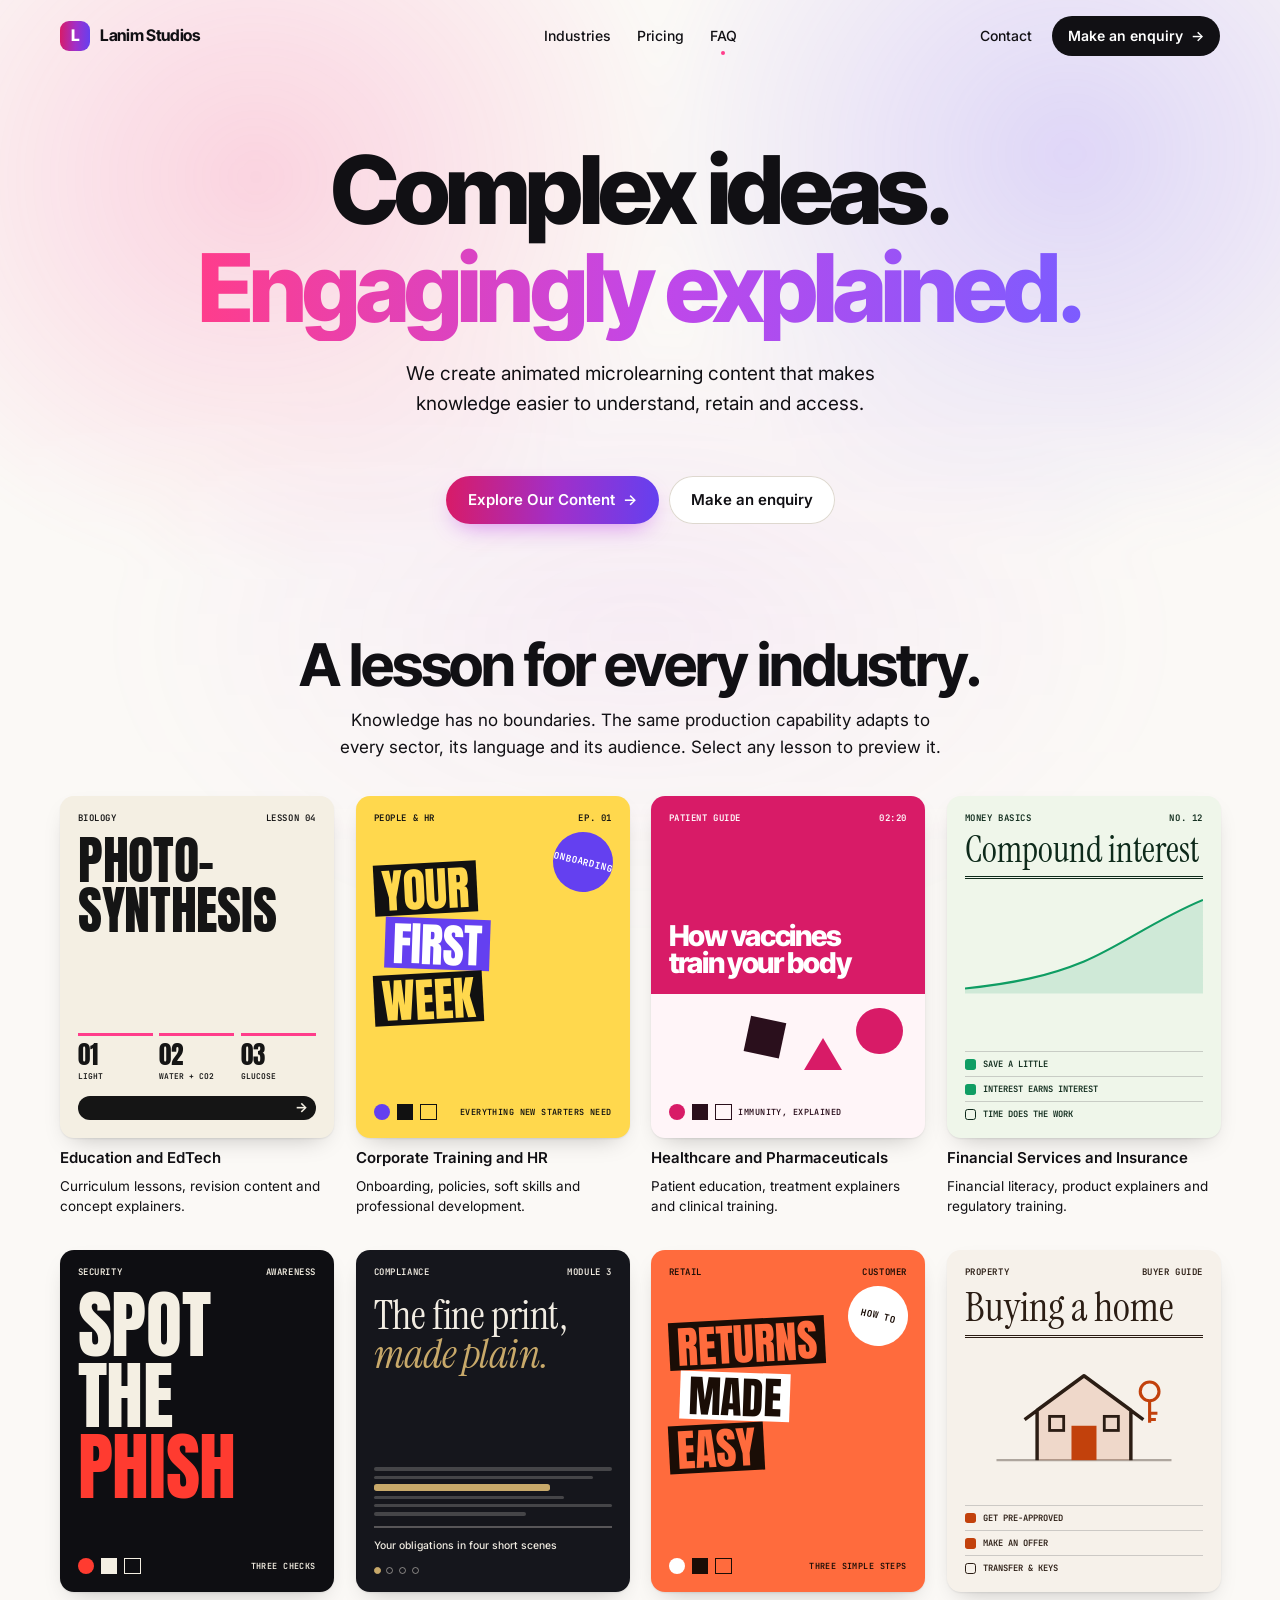
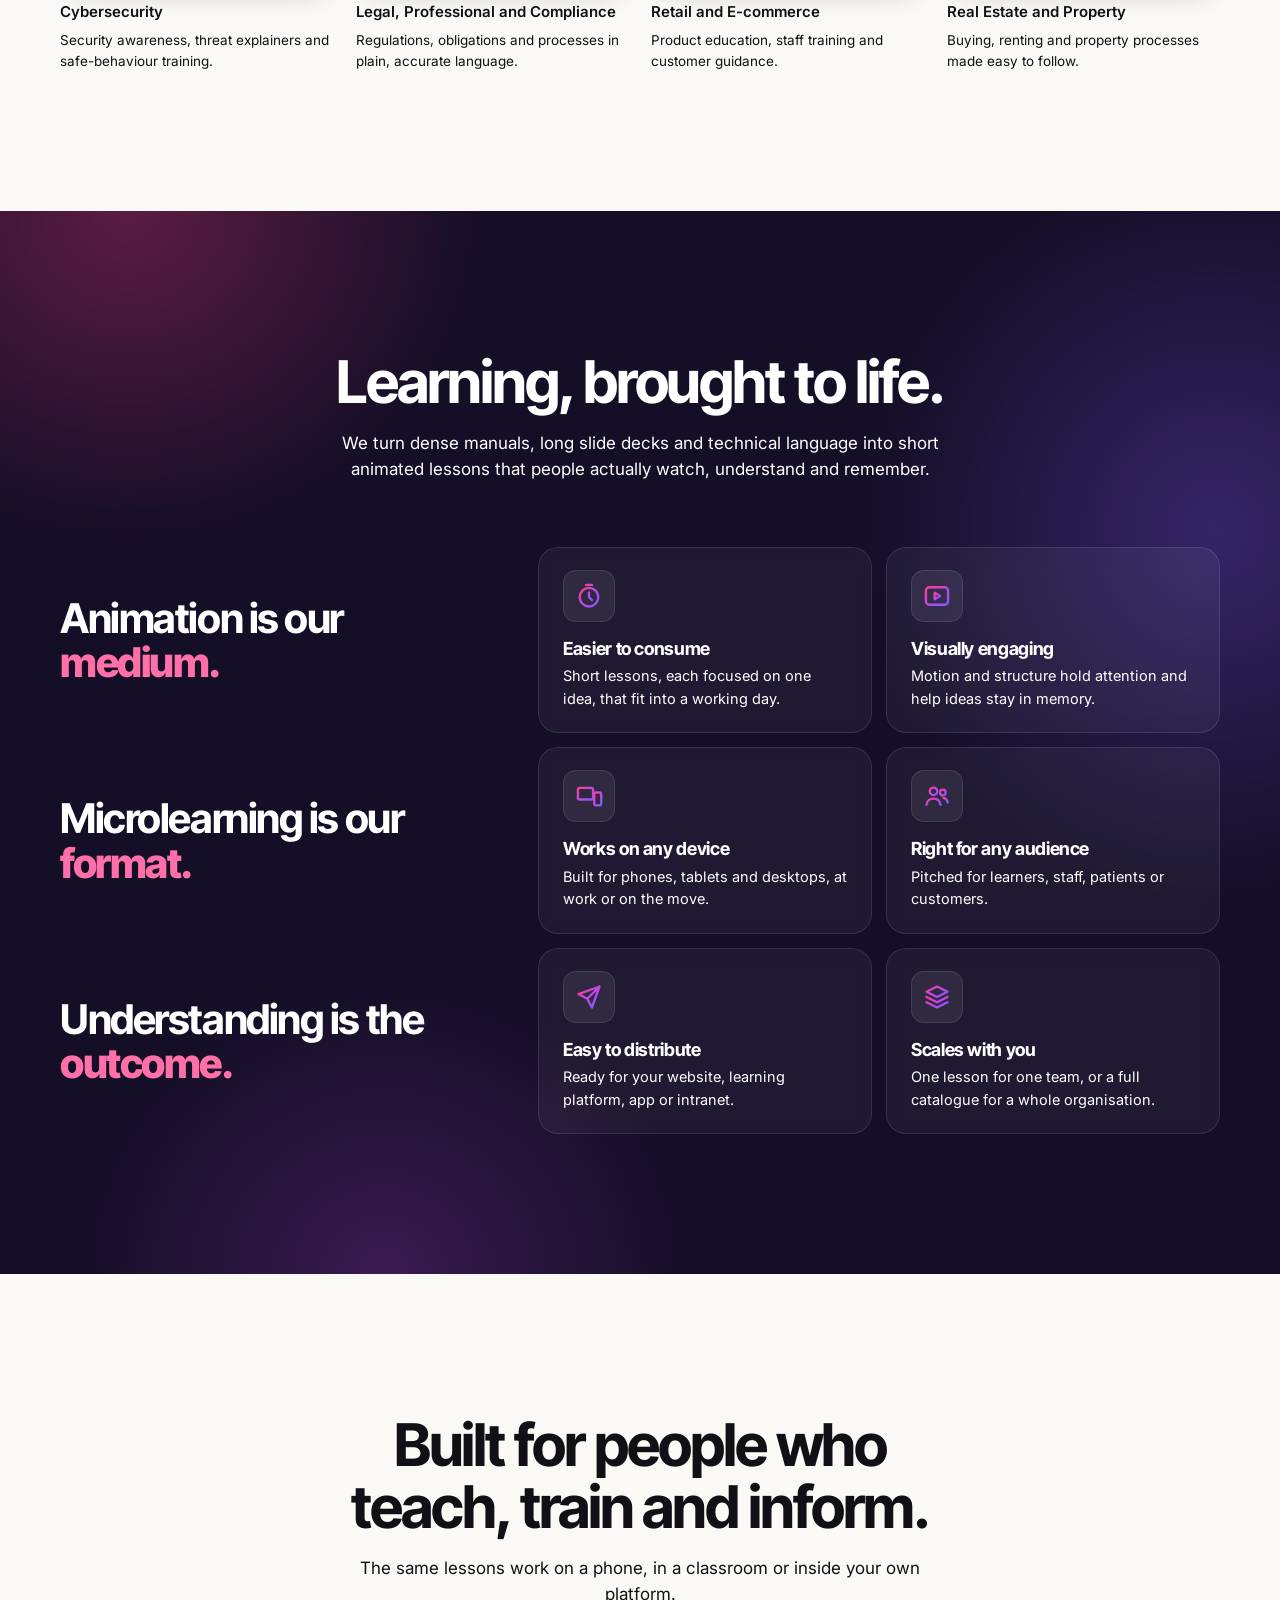
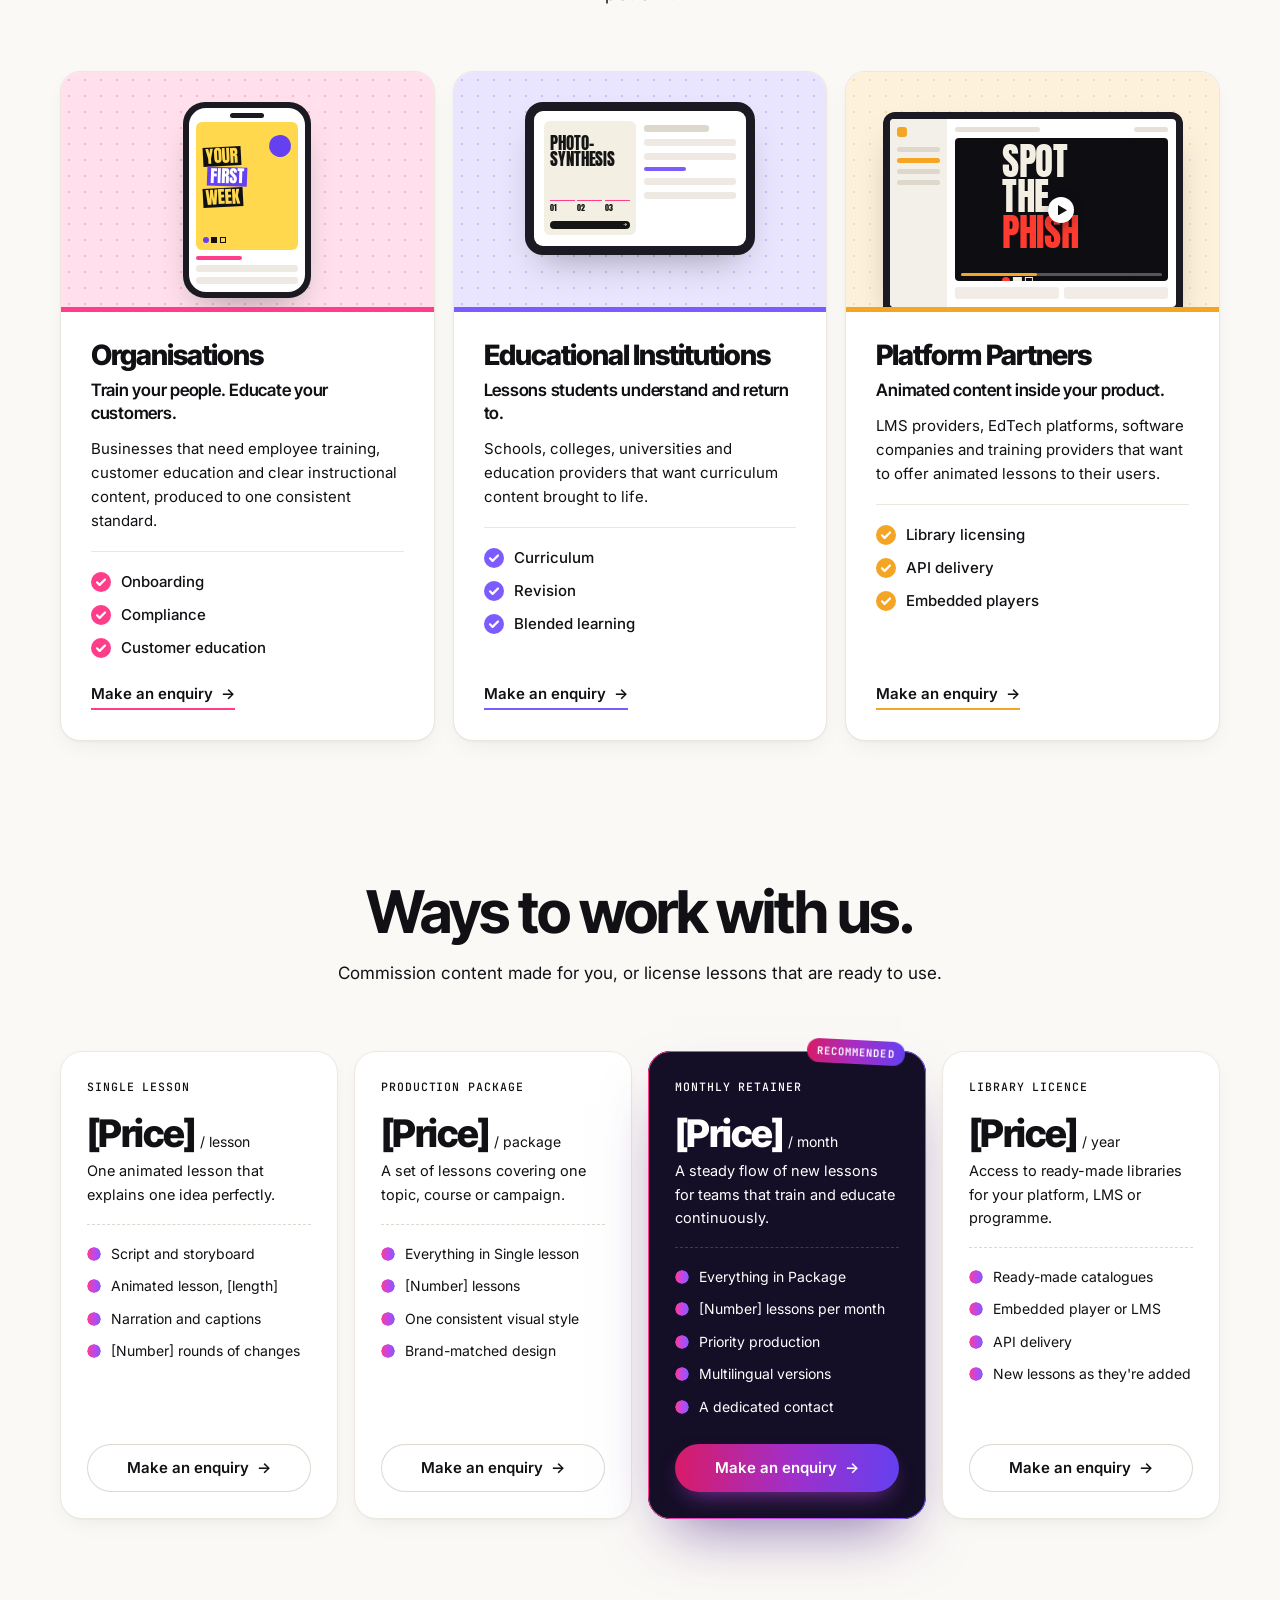
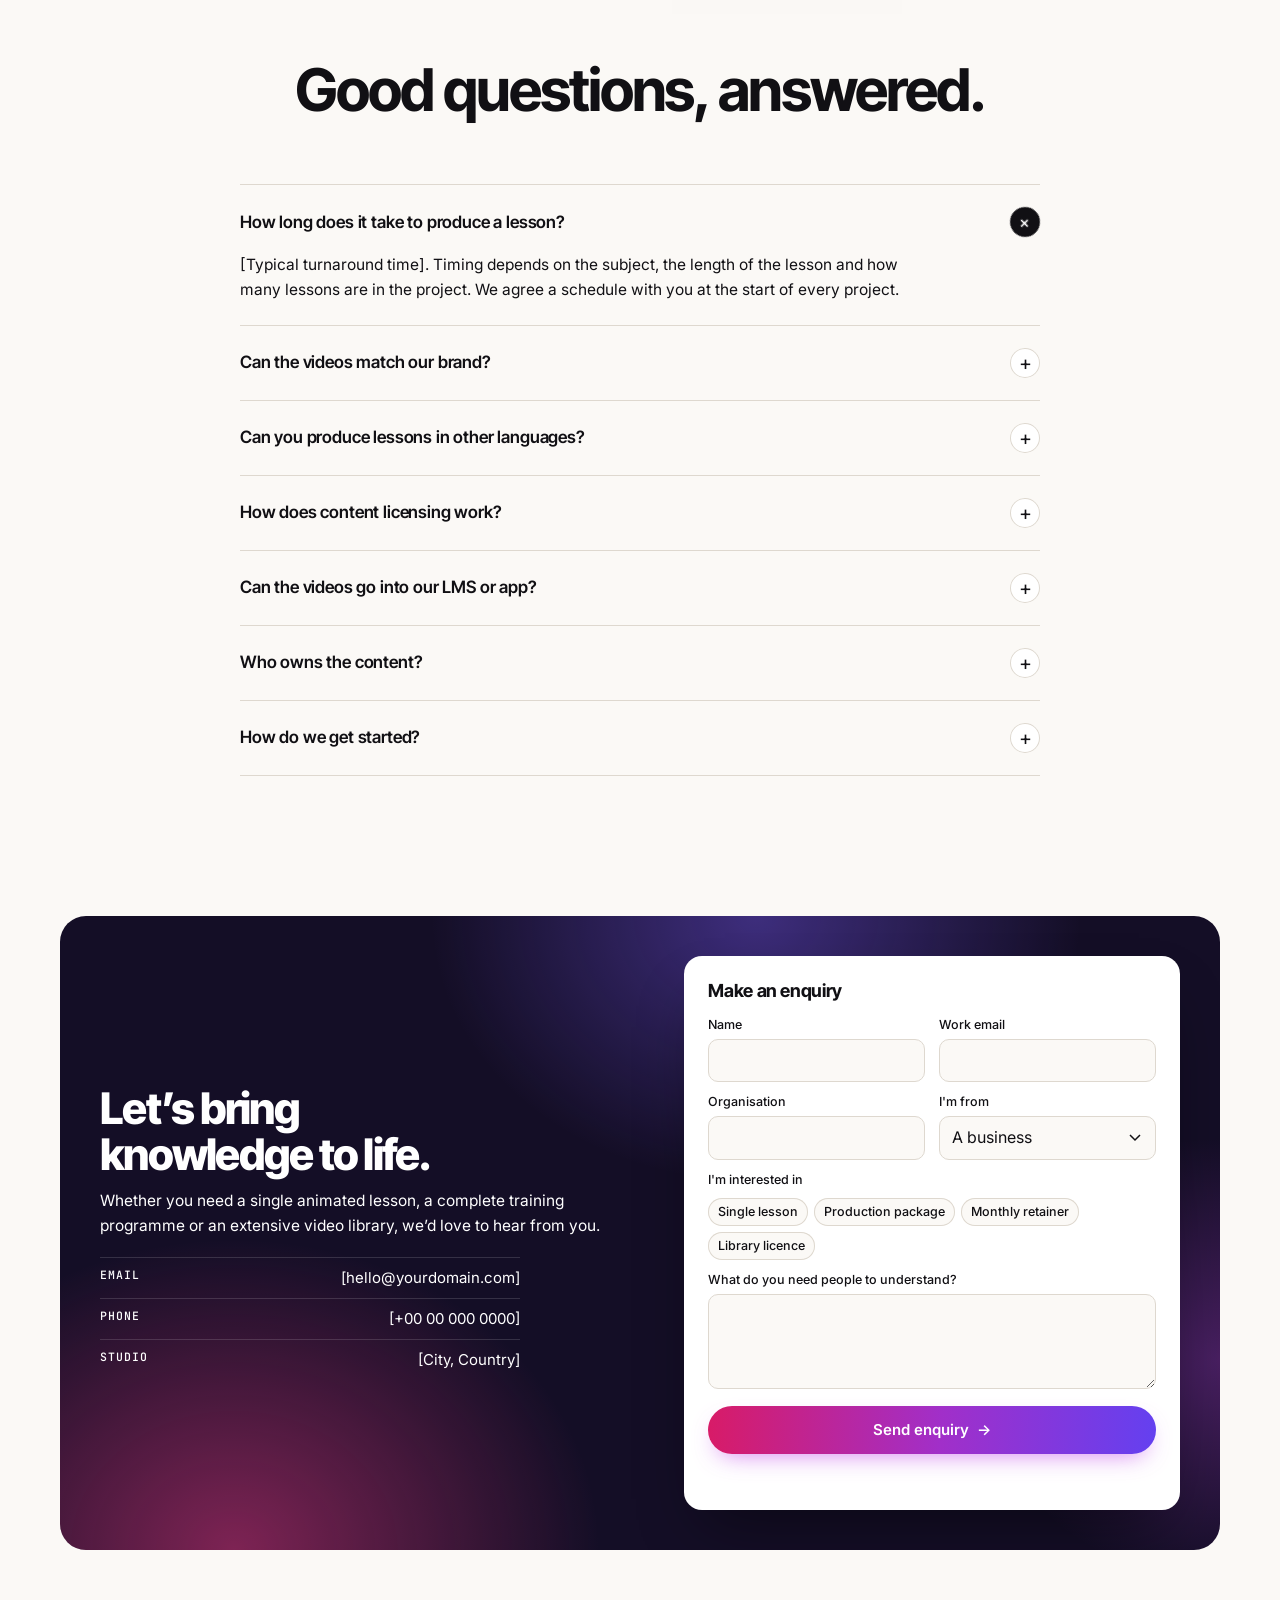
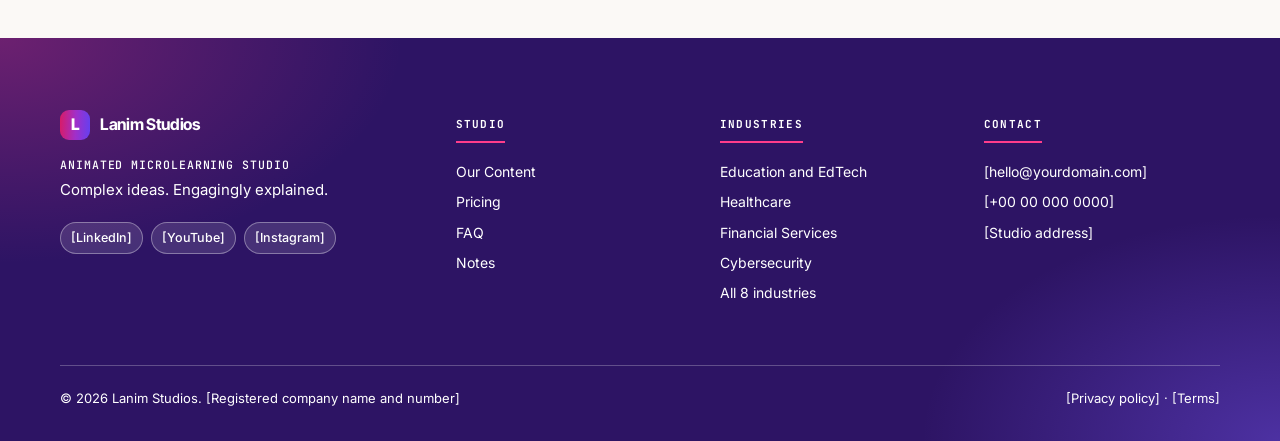
<file: index.html>
<!doctype html>
<html lang="en">
<head>
  <meta charset="utf-8">
  <meta name="viewport" content="width=device-width, initial-scale=1">
  <title>Lanim Studios | Animated Microlearning Studio</title>
  <meta name="description" content="Lanim Studios is an animated microlearning studio. We turn complex information into short, engaging animated lessons and licensable video libraries for organisations, institutions and learning platforms.">
  <meta property="og:title" content="Lanim Studios | Animated Microlearning Studio">
  <meta property="og:description" content="Complex ideas. Engagingly explained. Animated microlearning, educational video libraries and corporate training content.">
  <meta property="og:type" content="website">
  <meta name="theme-color" content="#FBF9F6">
  <link rel="preconnect" href="https://fonts.googleapis.com">
  <link rel="preconnect" href="https://fonts.gstatic.com" crossorigin>
  <link href="https://fonts.googleapis.com/css2?family=Anton&family=Instrument+Serif:ital@0;1&family=Inter+Tight:wght@500;600;700;800&family=Inter:wght@400;500;600&family=JetBrains+Mono:wght@500;600&display=swap" rel="stylesheet">
  <link rel="stylesheet" href="styles.css">
  <link rel="icon" href="data:image/svg+xml,%3Csvg xmlns='http://www.w3.org/2000/svg' viewBox='0 0 32 32'%3E%3Cdefs%3E%3ClinearGradient id='g' x1='0' x2='1'%3E%3Cstop offset='0' stop-color='%23FF3D8B'/%3E%3Cstop offset='1' stop-color='%237C5CFF'/%3E%3C/linearGradient%3E%3C/defs%3E%3Crect width='32' height='32' rx='8' fill='url(%23g)'/%3E%3Cpath d='M9 10l7 12 7-12' fill='none' stroke='%23fff' stroke-width='3.2' stroke-linecap='round' stroke-linejoin='round'/%3E%3C/svg%3E">
  <script type="application/ld+json">
  {"@context":"https://schema.org","@type":"Organization","name":"Lanim Studios","description":"Animated microlearning studio producing and licensing animated educational and training video content.","slogan":"Complex ideas. Engagingly explained."}
  </script>
</head>
<body>

<a class="skip" href="#main">Skip to content</a>

<!-- ============ NAVIGATION ============ -->
<header class="nav" id="top">
  <div class="nav__inner wrap">
    <a href="#top" class="brand" aria-label="Lanim Studios home">
      <span class="brand__mark" aria-hidden="true">L</span>
      <span class="brand__word">Lanim Studios</span>
    </a>
    <nav class="nav__links" aria-label="Primary">
      <a href="#industries">Industries</a>
      <a href="#pricing">Pricing</a>
      <a href="#faq">FAQ</a>
    </nav>
    <div class="nav__right">
      <a href="#contact" class="nav__text">Contact</a>
      <a href="#contact" class="btn btn--dark btn--sm">Make an enquiry <span class="arr">&rarr;</span></a>
    </div>
    <button class="nav__toggle" aria-label="Open menu" aria-expanded="false" aria-controls="mobile-menu">
      <span></span><span></span>
    </button>
  </div>
  <div class="mobile-menu" id="mobile-menu" hidden>
    <a href="#industries">Industries</a>
    <a href="#pricing">Pricing</a>
    <a href="#faq">FAQ</a>
    <a href="#contact" class="btn btn--dark">Make an enquiry</a>
  </div>
</header>

<main id="main">

<!-- ============ HERO ============ -->
<section class="hero" aria-labelledby="hero-title">
  <div class="hero__glow" aria-hidden="true"></div>
  <div class="wrap hero__inner">
    <h1 id="hero-title" class="hero__title">
      <span>Complex ideas.</span>
      <span class="grad">Engagingly explained.</span>
    </h1>
    <p class="hero__sub">We create animated microlearning content that makes knowledge easier to understand, retain and access.</p>

    <div class="hero__ctas">
      <a href="#industries" class="btn btn--grad">Explore Our Content <span class="arr">&rarr;</span></a>
      <a href="#contact" class="btn btn--line">Make an enquiry</a>
    </div>
  </div>

</section>

<!-- ============ INDUSTRIES / OUR CONTENT (poster wall) ============ -->
<section class="sec wall" id="industries" aria-labelledby="wall-title">
  <div class="wrap">
    <header class="head">
      <h2 id="wall-title" class="h2">A lesson for every industry.</h2>
      <p class="head__sub">Knowledge has no boundaries. The same production capability adapts to every sector, its language and its audience. Select any lesson to preview it.</p>
    </header>
    <div class="wall__grid" id="wall"></div>
  </div>
</section>

<!-- ============ INTRODUCTION ============ -->
<section class="intro" aria-labelledby="intro-title">
  <span class="intro__glow" aria-hidden="true"></span>
  <svg width="0" height="0" style="position:absolute" aria-hidden="true" focusable="false">
    <defs><linearGradient id="ic-grad" x1="0" y1="0" x2="1" y2="1"><stop offset="0" class="ic-s1"/><stop offset=".5" class="ic-s2"/><stop offset="1" class="ic-s3"/></linearGradient></defs>
  </svg>
  <div class="wrap">
    <header class="head">
      <h2 id="intro-title" class="h2 h2--light">Learning, brought to life.</h2>
      <p class="head__sub">We turn dense manuals, long slide decks and technical language into short animated lessons that people actually watch, understand and remember.</p>
    </header>

    <div class="intro__body">
      <p class="intro__say reveal">
        <span>Animation is our <b>medium.</b></span>
        <span>Microlearning is our <b>format.</b></span>
        <span>Understanding is the <b>outcome.</b></span>
      </p>

      <ul class="benefits">
        <li class="reveal"><span class="benefits__ic"><svg viewBox="0 0 24 24"><circle cx="12" cy="13" r="8"/><path d="M12 9v4l2.5 2.5M9.5 2.5h5"/></svg></span><h3>Easier to consume</h3><p>Short lessons, each focused on one idea, that fit into a working day.</p></li>
        <li class="reveal"><span class="benefits__ic"><svg viewBox="0 0 24 24"><rect x="2.5" y="4.5" width="19" height="15" rx="3"/><path d="M10 9.2v5.6l4.6-2.8z"/></svg></span><h3>Visually engaging</h3><p>Motion and structure hold attention and help ideas stay in memory.</p></li>
        <li class="reveal"><span class="benefits__ic"><svg viewBox="0 0 24 24"><rect x="2.5" y="5" width="13" height="10" rx="1.5"/><path d="M1.5 18.5h12"/><rect x="16.5" y="9" width="6" height="11" rx="1.5"/></svg></span><h3>Works on any device</h3><p>Built for phones, tablets and desktops, at work or on the move.</p></li>
        <li class="reveal"><span class="benefits__ic"><svg viewBox="0 0 24 24"><circle cx="9" cy="8" r="3.2"/><path d="M3 19.5c.6-3.3 3-5.2 6-5.2s5.4 1.9 6 5.2"/><circle cx="17" cy="9" r="2.4"/><path d="M17.5 13.6c2 .3 3.3 1.8 3.7 4"/></svg></span><h3>Right for any audience</h3><p>Pitched for learners, staff, patients or customers.</p></li>
        <li class="reveal"><span class="benefits__ic"><svg viewBox="0 0 24 24"><path d="M21 3 10.5 13.5M21 3l-6.5 18-4-7.5L3 9.5z"/></svg></span><h3>Easy to distribute</h3><p>Ready for your website, learning platform, app or intranet.</p></li>
        <li class="reveal"><span class="benefits__ic"><svg viewBox="0 0 24 24"><path d="m12 3 9 4.5-9 4.5-9-4.5z"/><path d="m3 12 9 4.5 9-4.5M3 16.5 12 21l9-4.5"/></svg></span><h3>Scales with you</h3><p>One lesson for one team, or a full catalogue for a whole organisation.</p></li>
      </ul>
    </div>
  </div>
</section>

<!-- ============ WHO WE WORK WITH ============ -->
<section class="sec who" aria-labelledby="who-title">
  <div class="wrap">
    <header class="head">
      <h2 id="who-title" class="h2">Built for people who teach, train and inform.</h2>
      <p class="head__sub">The same lessons work on a phone, in a classroom or inside your own platform.</p>
    </header>
    <div class="who__grid">
      <article class="card who__card reveal" style="--w:var(--pink)">
        <div class="who__art" aria-hidden="true">
          <div class="device phone"><div class="device__screen"><div data-poster="1"></div><div class="device__rows"><i class="is-on"></i><i></i><i></i></div></div></div>
        </div>
        <div class="who__body">
          <h3>Organisations</h3>
          <p class="who__line">Train your people. Educate your customers.</p>
          <p>Businesses that need employee training, customer education and clear instructional content, produced to one consistent standard.</p>
          <ul class="who__list"><li>Onboarding</li><li>Compliance</li><li>Customer education</li></ul>
          <a class="who__link" href="#contact">Make an enquiry <span class="arr">&rarr;</span></a>
        </div>
      </article>
      <article class="card who__card reveal" style="--w:var(--violet)">
        <div class="who__art" aria-hidden="true">
          <div class="device tablet"><div class="device__screen"><div data-poster="0"></div><div class="device__rows"><i></i><i></i><i></i><i class="is-on"></i><i></i><i></i></div></div></div>
        </div>
        <div class="who__body">
          <h3>Educational Institutions</h3>
          <p class="who__line">Lessons students understand and return to.</p>
          <p>Schools, colleges, universities and education providers that want curriculum content brought to life.</p>
          <ul class="who__list"><li>Curriculum</li><li>Revision</li><li>Blended learning</li></ul>
          <a class="who__link" href="#contact">Make an enquiry <span class="arr">&rarr;</span></a>
        </div>
      </article>
      <article class="card who__card reveal" style="--w:#F5A524">
        <div class="who__art" aria-hidden="true">
          <div class="laptop">
            <div class="laptop__screen">
              <div class="lms">
                <div class="lms__side"><i class="lms__logo"></i><i></i><i class="is-on"></i><i></i><i></i></div>
                <div class="lms__main">
                  <div class="lms__bar"><i></i><i></i></div>
                  <div class="lms__video"><div class="lms__poster" data-poster="4"></div><span class="lms__play"><svg viewBox="0 0 12 14"><path d="M0 0l12 7-12 7z"/></svg></span><span class="lms__progress"><b></b></span></div>
                  <div class="lms__rows"><i></i><i></i></div>
                </div>
              </div>
            </div>
            <div class="laptop__base"></div>
          </div>
        </div>
        <div class="who__body">
          <h3>Platform Partners</h3>
          <p class="who__line">Animated content inside your product.</p>
          <p>LMS providers, EdTech platforms, software companies and training providers that want to offer animated lessons to their users.</p>
          <ul class="who__list"><li>Library licensing</li><li>API delivery</li><li>Embedded players</li></ul>
          <a class="who__link" href="#contact">Make an enquiry <span class="arr">&rarr;</span></a>
        </div>
      </article>
    </div>
  </div>
</section>

<!-- ============ PRICING ============ -->
<section class="sec pricing" id="pricing" aria-labelledby="pricing-title">
  <div class="wrap">
    <header class="head">
      <h2 id="pricing-title" class="h2">Ways to work with us.</h2>
      <p class="head__sub">Commission content made for you, or license lessons that are ready to use.</p>
    </header>

    <div class="plans">
      <article class="plan reveal">
        <span class="mono">Single lesson</span>
        <p class="plan__price"><b>[Price]</b><small>/ lesson</small></p>
        <p class="plan__desc">One animated lesson that explains one idea perfectly.</p>
        <ul>
          <li>Script and storyboard</li>
          <li>Animated lesson, [length]</li>
          <li>Narration and captions</li>
          <li>[Number] rounds of changes</li>
        </ul>
        <a href="#contact" class="btn btn--line btn--full" data-plan="Single lesson">Make an enquiry <span class="arr">&rarr;</span></a>
      </article>
      <article class="plan reveal">
        <span class="mono">Production package</span>
        <p class="plan__price"><b>[Price]</b><small>/ package</small></p>
        <p class="plan__desc">A set of lessons covering one topic, course or campaign.</p>
        <ul>
          <li>Everything in Single lesson</li>
          <li>[Number] lessons</li>
          <li>One consistent visual style</li>
          <li>Brand-matched design</li>
        </ul>
        <a href="#contact" class="btn btn--line btn--full" data-plan="Production package">Make an enquiry <span class="arr">&rarr;</span></a>
      </article>
      <article class="plan plan--dark reveal">
        <span class="plan__flag">Recommended</span>
        <span class="mono">Monthly retainer</span>
        <p class="plan__price"><b>[Price]</b><small>/ month</small></p>
        <p class="plan__desc">A steady flow of new lessons for teams that train and educate continuously.</p>
        <ul>
          <li>Everything in Package</li>
          <li>[Number] lessons per month</li>
          <li>Priority production</li>
          <li>Multilingual versions</li>
          <li>A dedicated contact</li>
        </ul>
        <a href="#contact" class="btn btn--grad btn--full" data-plan="Monthly retainer">Make an enquiry <span class="arr">&rarr;</span></a>
      </article>
      <article class="plan reveal">
        <span class="mono">Library licence</span>
        <p class="plan__price"><b>[Price]</b><small>/ year</small></p>
        <p class="plan__desc">Access to ready-made libraries for your platform, LMS or programme.</p>
        <ul>
          <li>Ready-made catalogues</li>
          <li>Embedded player or LMS</li>
          <li>API delivery</li>
          <li>New lessons as they're added</li>
        </ul>
        <a href="#contact" class="btn btn--line btn--full" data-plan="Library licence">Make an enquiry <span class="arr">&rarr;</span></a>
      </article>
    </div>
  </div>
</section>

<!-- ============ FAQ ============ -->
<section class="sec faq" id="faq" aria-labelledby="faq-title">
  <div class="wrap wrap--narrow">
    <header class="head">
      <h2 id="faq-title" class="h2">Good questions, answered.</h2>
    </header>
    <div class="faq__list">
      <details open>
        <summary>How long does it take to produce a lesson?</summary>
        <p>[Typical turnaround time]. Timing depends on the subject, the length of the lesson and how many lessons are in the project. We agree a schedule with you at the start of every project.</p>
      </details>
      <details>
        <summary>Can the videos match our brand?</summary>
        <p>Yes. Custom content uses your colours, fonts, logo and tone of voice, so every lesson looks and sounds like it came from you.</p>
      </details>
      <details>
        <summary>Can you produce lessons in other languages?</summary>
        <p>Yes. We adapt narration, captions and on-screen text so the same lesson can serve audiences in different languages and regions. [List of available languages].</p>
      </details>
      <details>
        <summary>How does content licensing work?</summary>
        <p>You pay for access to one or more of our ready-made libraries and use the lessons inside your own platform, website or training programme. Licences can cover a single collection or several, and can be extended with custom lessons. [Licence terms].</p>
      </details>
      <details>
        <summary>Can the videos go into our LMS or app?</summary>
        <p>Yes. Lessons can be delivered as files, through an embedded player, into your learning management system, or through an API. Tell us which platform you use and we will deliver in a format it accepts.</p>
      </details>
      <details>
        <summary>Who owns the content?</summary>
        <p>[Ownership terms for custom content]. Licensed library content remains ours, and your licence gives you the right to use it on the terms agreed.</p>
      </details>
      <details>
        <summary>How do we get started?</summary>
        <p>Send us an enquiry using the form below. Tell us what you need people to understand and who the audience is, and we will come back to you with ideas and next steps.</p>
      </details>
    </div>
  </div>
</section>

<!-- ============ FINAL CTA ============ -->
<section class="sec cta-wrap" id="contact" aria-labelledby="cta-title">
  <div class="wrap">
    <div class="cta">
      <div class="cta__glow" aria-hidden="true"></div>
      <div class="cta__copy">
        <h2 id="cta-title" class="cta__title">Let&rsquo;s bring knowledge to life.</h2>
        <p class="cta__sub">Whether you need a single animated lesson, a complete training programme or an extensive video library, we&rsquo;d love to hear from you.</p>
        <ul class="cta__contact">
          <li><span class="mono mono--dim">Email</span><a href="mailto:hello@yourdomain.com">[hello@yourdomain.com]</a></li>
          <li><span class="mono mono--dim">Phone</span><span>[+00 00 000 0000]</span></li>
          <li><span class="mono mono--dim">Studio</span><span>[City, Country]</span></li>
        </ul>
      </div>

      <form class="form" id="enquiry" novalidate>
        <h3 class="form__title">Make an enquiry</h3>
        <div class="form__row">
          <div class="field">
            <label for="f-name">Name</label>
            <input id="f-name" name="name" type="text" autocomplete="name" required>
            <small class="field__err">Please enter your name.</small>
          </div>
          <div class="field">
            <label for="f-email">Work email</label>
            <input id="f-email" name="email" type="email" autocomplete="email" required>
            <small class="field__err">Please enter a valid email address.</small>
          </div>
        </div>
        <div class="form__row">
          <div class="field">
            <label for="f-org">Organisation</label>
            <input id="f-org" name="organisation" type="text" autocomplete="organization">
          </div>
          <div class="field">
            <label for="f-type">I'm from</label>
            <select id="f-type" name="type">
              <option>A business</option>
              <option>A school or university</option>
              <option>A learning platform</option>
              <option>Other</option>
            </select>
          </div>
        </div>
        <fieldset class="field field--chips">
          <legend>I'm interested in</legend>
          <label><input type="checkbox" name="interest" value="Single lesson"><span>Single lesson</span></label>
          <label><input type="checkbox" name="interest" value="Production package"><span>Production package</span></label>
          <label><input type="checkbox" name="interest" value="Monthly retainer"><span>Monthly retainer</span></label>
          <label><input type="checkbox" name="interest" value="Library licence"><span>Library licence</span></label>
        </fieldset>
        <div class="field">
          <label for="f-msg">What do you need people to understand?</label>
          <textarea id="f-msg" name="message" rows="3"></textarea>
        </div>
        <button type="submit" class="btn btn--grad btn--full">Send enquiry <span class="arr">&rarr;</span></button>
        <p class="form__status" id="form-status" role="status"></p>
      </form>
    </div>
  </div>
</section>

</main>

<!-- ============ FOOTER ============ -->
<footer class="footer">
  <div class="wrap">
    <div class="footer__top">
      <div class="footer__brand">
        <a href="#top" class="brand" aria-label="Back to top">
          <span class="brand__mark" aria-hidden="true">L</span>
          <span class="brand__word">Lanim Studios</span>
        </a>
        <p class="mono mono--muted">Animated Microlearning Studio</p>
        <p class="footer__tag">Complex ideas. Engagingly explained.</p>
        <div class="footer__social">
          <a href="#" aria-label="LinkedIn (placeholder)">[LinkedIn]</a>
          <a href="#" aria-label="YouTube (placeholder)">[YouTube]</a>
          <a href="#" aria-label="Instagram (placeholder)">[Instagram]</a>
        </div>
      </div>
      <div class="footer__cols">
        <div>
          <h4>Studio</h4>
          <a href="#industries">Our Content</a>
          <a href="#pricing">Pricing</a>
          <a href="#faq">FAQ</a>
          <a href="notes.html">Notes</a>
        </div>
        <div>
          <h4>Industries</h4>
          <a href="#industries">Education and EdTech</a>
          <a href="#industries">Healthcare</a>
          <a href="#industries">Financial Services</a>
          <a href="#industries">Cybersecurity</a>
          <a href="#industries">All 8 industries</a>
        </div>
        <div>
          <h4>Contact</h4>
          <span>[hello@yourdomain.com]</span>
          <span>[+00 00 000 0000]</span>
          <span>[Studio address]</span>
        </div>
      </div>
    </div>
    <div class="footer__bottom">
      <span>&copy; <span id="year"></span> Lanim Studios. [Registered company name and number]</span>
      <span><a href="#">[Privacy policy]</a> &middot; <a href="#">[Terms]</a></span>
    </div>
  </div>
</footer>

<!-- ============ PREVIEW MODAL ============ -->
<div class="modal" id="modal" hidden role="dialog" aria-modal="true" aria-labelledby="modal-title">
  <div class="modal__backdrop" data-close></div>
  <div class="modal__box">
    <button class="modal__close" data-close aria-label="Close preview">&times;</button>
    <div class="modal__media" id="modal-media"></div>
    <div class="modal__meta">
      <span class="mono mono--muted" id="modal-cat"></span>
      <h3 id="modal-title"></h3>
      <p id="modal-desc"></p>
      <ol class="modal__beats" id="modal-beats"></ol>
      <div class="modal__track"><div class="modal__fill" id="modal-fill"></div></div>
      <p class="modal__ph" id="modal-ph"><span class="pill pill--sm">Sample preview</span> Replace with your finished video.</p>
      <a href="#contact" class="btn btn--grad" data-close-go>Request a lesson like this <span class="arr">&rarr;</span></a>
    </div>
  </div>
</div>

<script src="script.js" defer></script>
</body>
</html>
</file>
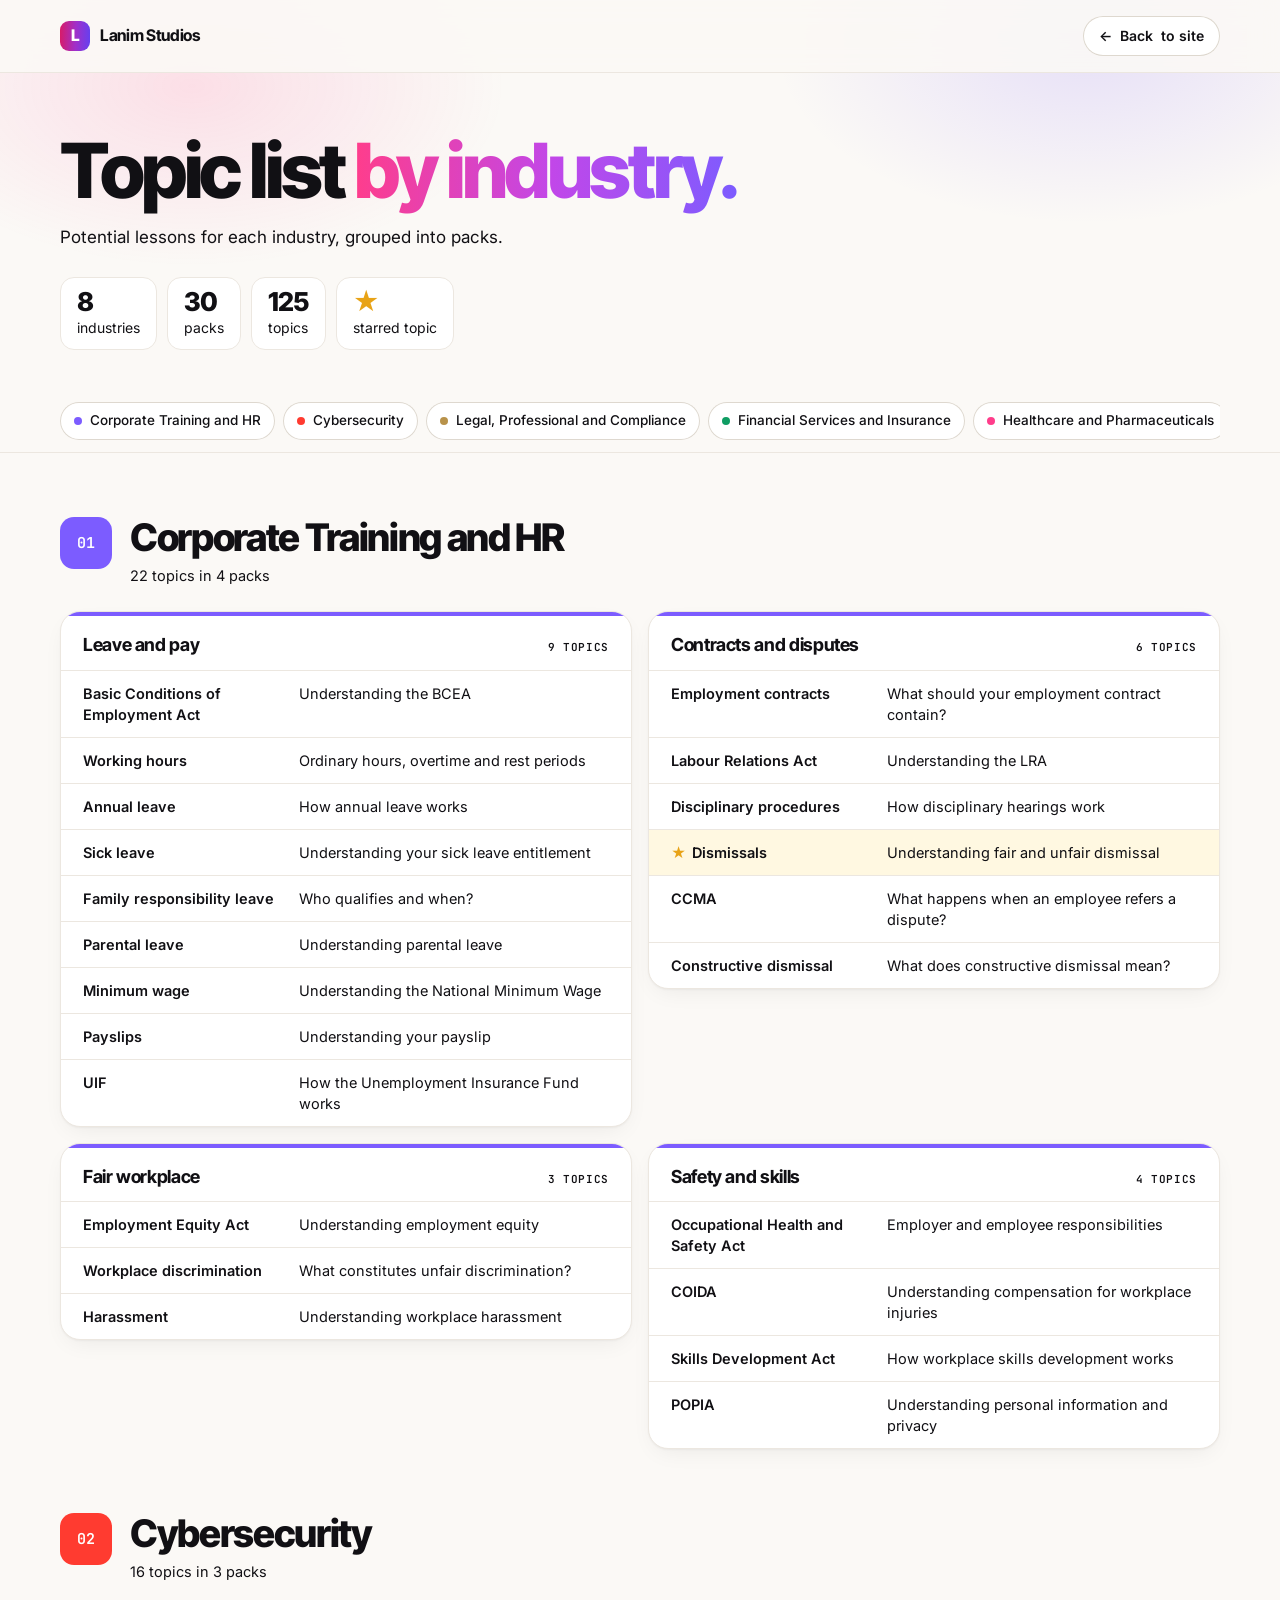
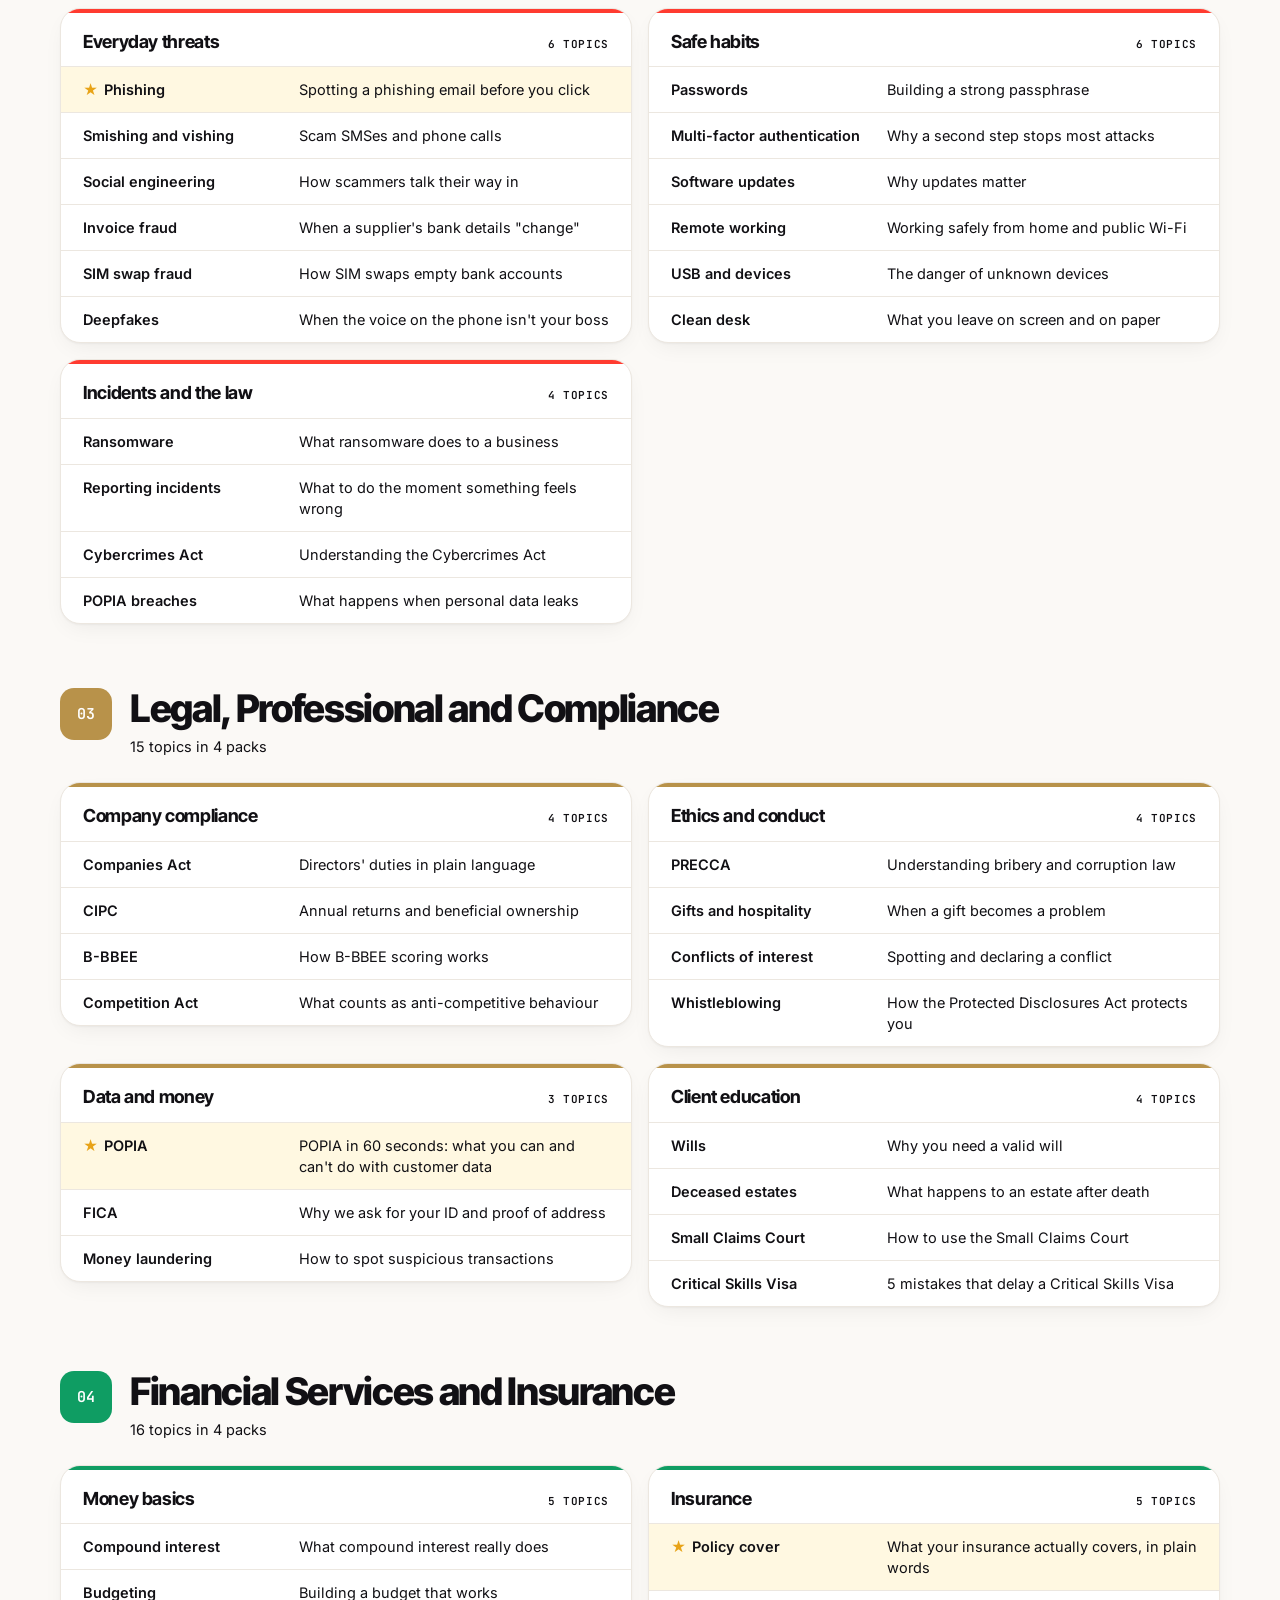
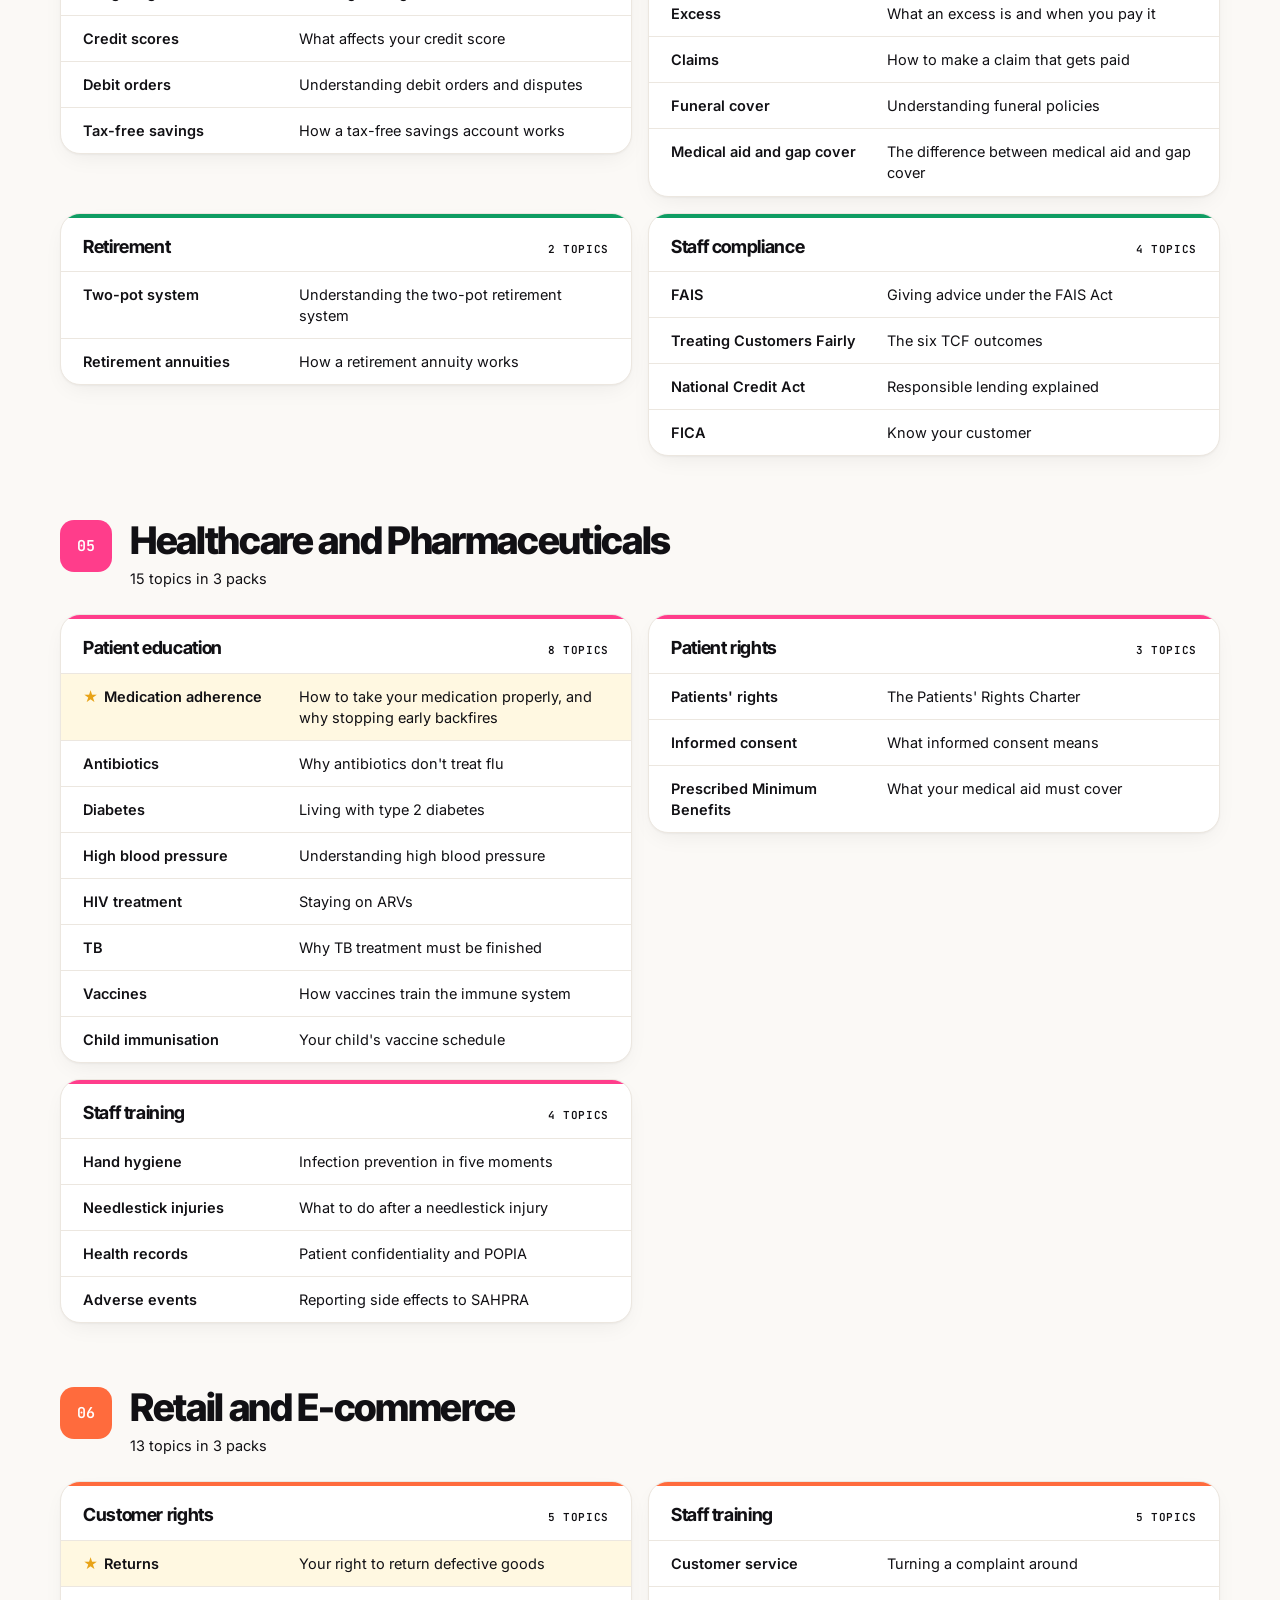
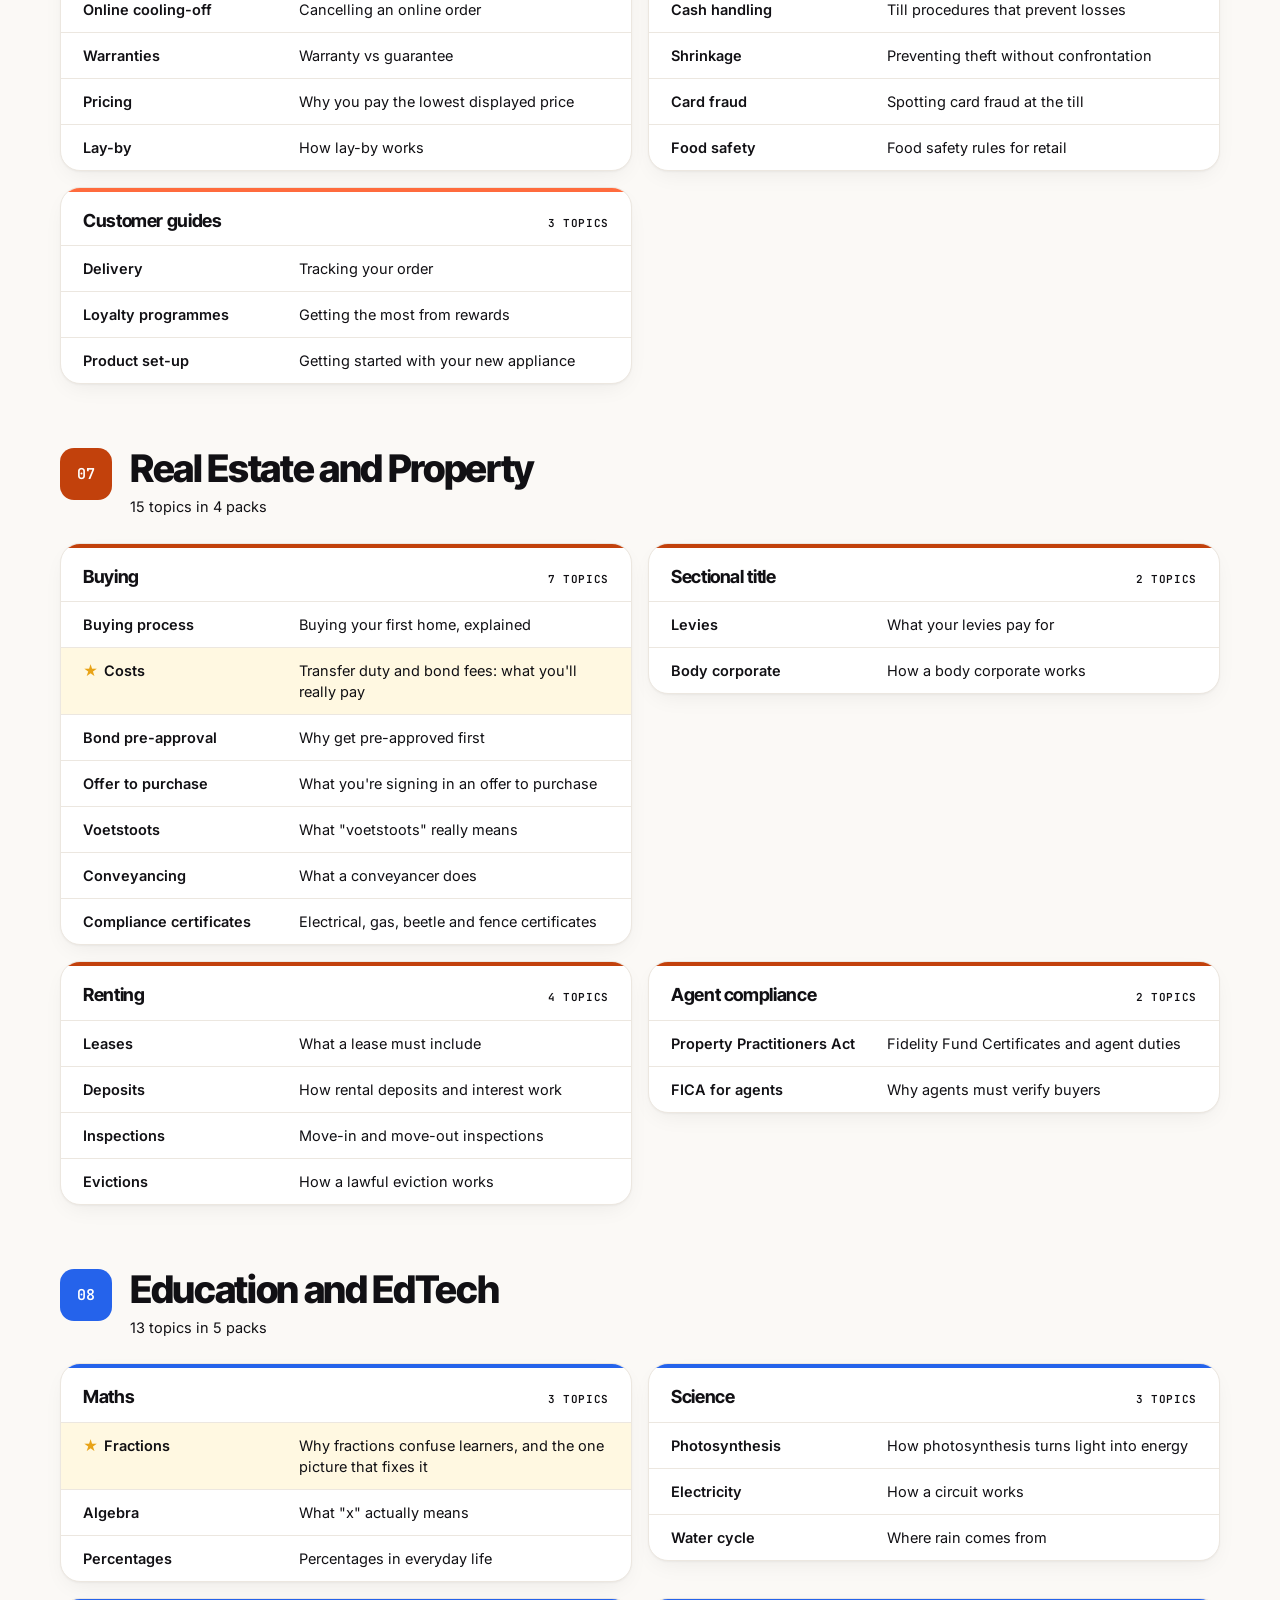
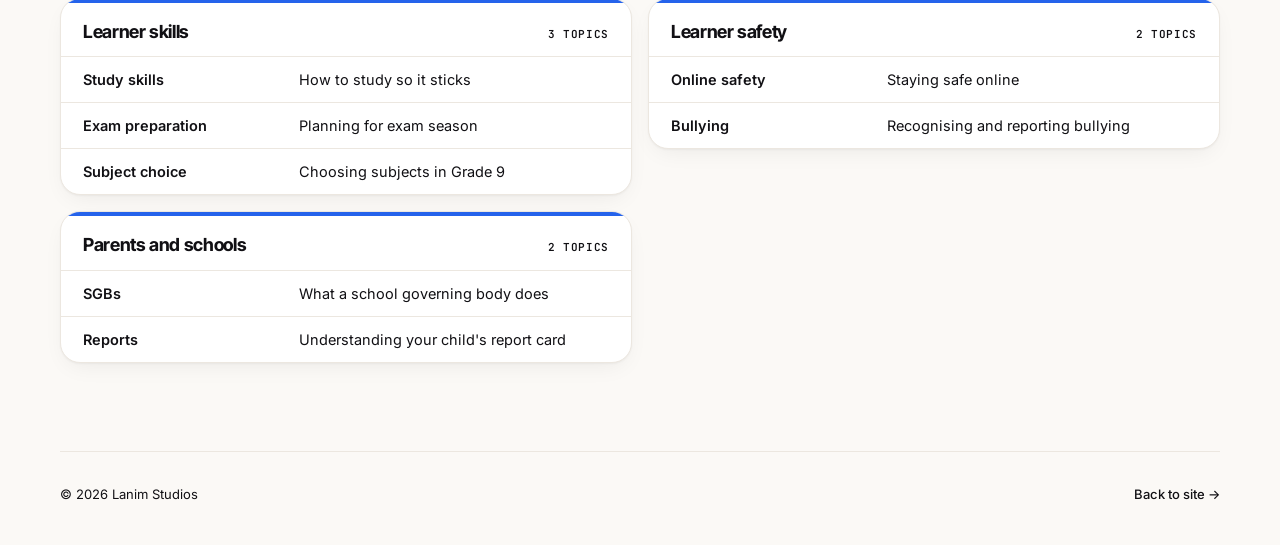
<file: notes.html>
<!doctype html>
<html lang="en">
<head>
  <meta charset="utf-8">
  <meta name="viewport" content="width=device-width, initial-scale=1">
  <title>Notes | Lanim Studios</title>
  <meta name="description" content="Potential lesson topics for each industry, grouped into packs.">
  <meta name="robots" content="noindex">
  <meta name="theme-color" content="#FBF9F6">
  <link rel="preconnect" href="https://fonts.googleapis.com">
  <link rel="preconnect" href="https://fonts.gstatic.com" crossorigin>
  <link href="https://fonts.googleapis.com/css2?family=Inter+Tight:wght@500;600;700;800&family=Inter:wght@400;500;600&family=JetBrains+Mono:wght@500;600&display=swap" rel="stylesheet">
  <link rel="stylesheet" href="styles.css">
  <link rel="icon" href="data:image/svg+xml,%3Csvg xmlns='http://www.w3.org/2000/svg' viewBox='0 0 32 32'%3E%3Cdefs%3E%3ClinearGradient id='g' x1='0' x2='1'%3E%3Cstop offset='0' stop-color='%23FF3D8B'/%3E%3Cstop offset='1' stop-color='%237C5CFF'/%3E%3C/linearGradient%3E%3C/defs%3E%3Crect width='32' height='32' rx='8' fill='url(%23g)'/%3E%3Cpath d='M9 10l7 12 7-12' fill='none' stroke='%23fff' stroke-width='3.2' stroke-linecap='round' stroke-linejoin='round'/%3E%3C/svg%3E">
  <style>
    html { scroll-padding-top: 130px; }
    .nav { background: rgba(251,249,246,.9); backdrop-filter: blur(14px); -webkit-backdrop-filter: blur(14px); box-shadow: 0 1px 0 var(--line); }
    .nav__inner.notes-nav { grid-template-columns: 1fr auto; }
    .notes-hero { padding: 132px 0 0; position: relative; }
    .notes-hero__glow { position: absolute; inset: 0 0 -80px; pointer-events: none; z-index: -1; background:
      radial-gradient(35% 60% at 15% 20%, rgb(var(--c1) / .14), transparent 70%),
      radial-gradient(35% 60% at 85% 10%, rgb(var(--c3) / .16), transparent 70%); }
    .notes-hero h1 { font: 800 clamp(40px, 6vw, 76px)/1 var(--f-head); letter-spacing: -.045em; margin: 0; text-wrap: balance; }
    .notes-hero p { margin: 16px 0 0; max-width: 560px; color: var(--ink-2); font-size: 17px; }
    .stats { display: flex; gap: 10px; flex-wrap: wrap; margin-top: 26px; }
    .stats span { background: #fff; border: 1px solid var(--line); border-radius: 14px; padding: 10px 16px; font-size: 14px; color: var(--ink-2); }
    .stats b { display: block; font: 800 26px/1.1 var(--f-head); letter-spacing: -.03em; color: var(--ink); }
    .stats .star-key b { color: #E8A317; }

    .jump { position: sticky; top: 72px; z-index: 50; margin-top: 40px; background: rgba(251,249,246,.92); backdrop-filter: blur(12px); -webkit-backdrop-filter: blur(12px); border-bottom: 1px solid var(--line); }
    .jump__row { display: flex; gap: 8px; overflow-x: auto; padding: 12px 0; scrollbar-width: none; }
    .jump__row::-webkit-scrollbar { display: none; }
    .jump a { flex: none; display: inline-flex; align-items: center; gap: 8px; font-size: 13.5px; font-weight: 500; padding: 8px 14px; border-radius: 999px; background: #fff; box-shadow: inset 0 0 0 1px var(--line-2); white-space: nowrap; transition: box-shadow .2s; }
    .jump a:hover { box-shadow: inset 0 0 0 1.5px var(--a); }
    .jump a i { width: 8px; height: 8px; border-radius: 50%; background: var(--a); }

    .ind { padding: 64px 0 0; }
    .ind__head { display: flex; align-items: flex-start; gap: 18px; margin-bottom: 24px; }
    .ind__num { flex: none; width: 52px; height: 52px; border-radius: 14px; display: grid; place-items: center; background: var(--a); color: #fff; font: 600 15px var(--f-mono); }
    .ind__head h2 { font: 800 clamp(26px, 3.2vw, 38px)/1.08 var(--f-head); letter-spacing: -.035em; margin: 0; }
    .ind__head p { margin: 6px 0 0; color: var(--ink-3); font-size: 14.5px; }
    .packs { display: grid; grid-template-columns: repeat(2, 1fr); gap: 16px; align-items: start; }
    .pack { background: #fff; border: 1px solid var(--line); border-radius: var(--r); overflow: hidden; box-shadow: var(--shadow); }
    .pack__head { display: flex; justify-content: space-between; align-items: baseline; gap: 12px; padding: 18px 22px 14px; border-top: 4px solid var(--a); border-bottom: 1px solid var(--line); }
    .pack__head h3 { font: 700 18px/1.2 var(--f-head); letter-spacing: -.02em; margin: 0; }
    .pack__head span { flex: none; font: 600 11px var(--f-mono); letter-spacing: .06em; text-transform: uppercase; color: var(--ink-3); }
    .pack__list { list-style: none; margin: 0; padding: 0; }
    .pack__list li { display: grid; grid-template-columns: minmax(0, 38%) 1fr; gap: 16px; padding: 12px 22px; border-top: 1px solid var(--line); font-size: 14.5px; line-height: 1.45; }
    .pack__list li:first-child { border-top: 0; }
    .pack__topic { font-weight: 600; color: var(--ink); }
    .pack__exp { color: var(--ink-2); }
    .pack__list li.is-star { background: #FFF8E1; }
    .star { color: #E8A317; margin-right: 6px; font-weight: 400; }

    .notes-foot { margin-top: 88px; padding: 32px 0 40px; border-top: 1px solid var(--line); display: flex; justify-content: space-between; align-items: center; gap: 16px; flex-wrap: wrap; font-size: 13px; color: var(--ink-3); }
    .notes-foot a { color: var(--ink-2); font-weight: 500; }
    .notes-foot a:hover { color: var(--ink); }

    @media (max-width: 960px) { .packs { grid-template-columns: 1fr; } }
    @media (max-width: 640px) {
      .nav__inner.notes-nav { height: 64px; }
      .jump { top: 64px; margin-top: 32px; }
      .notes-hero { padding-top: 104px; }
      .notes-hero p { font-size: 16px; }
      .hide-sm { display: none; }
      .stats { display: grid; grid-template-columns: repeat(4, 1fr); gap: 6px; }
      .stats span { padding: 8px 10px; font-size: 12.5px; }
      .stats b { font-size: 22px; }
      .ind { padding-top: 48px; }
      .ind__head { gap: 14px; }
      .ind__num { width: 42px; height: 42px; border-radius: 12px; font-size: 13px; }
      .pack__head { padding: 16px 18px 12px; }
      .pack__list li { grid-template-columns: 1fr; gap: 2px; padding: 12px 18px; }
    }
  </style>
</head>
<body>

<header class="nav">
  <div class="nav__inner notes-nav wrap">
    <a href="index.html" class="brand" aria-label="Lanim Studios home">
      <span class="brand__mark" aria-hidden="true">L</span>
      <span class="brand__word">Lanim Studios</span>
    </a>
    <a href="index.html" class="btn btn--line btn--sm"><span aria-hidden="true">&larr;</span> Back<span class="hide-sm"> to site</span></a>
  </div>
</header>

<main>
  <section class="notes-hero">
    <div class="notes-hero__glow" aria-hidden="true"></div>
    <div class="wrap">
      <h1>Topic list <span class="grad">by industry.</span></h1>
      <p>Potential lessons for each industry, grouped into packs.</p>
      <div class="stats">
        <span><b>8</b>industries</span>
        <span><b>30</b>packs</span>
        <span><b>125</b>topics</span>
        <span class="star-key"><b>&#9733;</b>starred topic</span>
      </div>
    </div>
  </section>

  <nav class="jump" aria-label="Jump to industry">
    <div class="wrap">
      <div class="jump__row">
        <a href="#corporate-training-and-hr" style="--a:#7C5CFF"><i></i>Corporate Training and HR</a>
        <a href="#cybersecurity" style="--a:#FF3B30"><i></i>Cybersecurity</a>
        <a href="#legal-professional-and-compliance" style="--a:#B8924A"><i></i>Legal, Professional and Compliance</a>
        <a href="#financial-services-and-insurance" style="--a:#0F9D63"><i></i>Financial Services and Insurance</a>
        <a href="#healthcare-and-pharmaceuticals" style="--a:#FF3D8B"><i></i>Healthcare and Pharmaceuticals</a>
        <a href="#retail-and-e-commerce" style="--a:#FF6B3D"><i></i>Retail and E-commerce</a>
        <a href="#real-estate-and-property" style="--a:#C2410C"><i></i>Real Estate and Property</a>
        <a href="#education-and-edtech" style="--a:#2563EB"><i></i>Education and EdTech</a>
      </div>
    </div>
  </nav>

  <div class="wrap">

    <section class="ind" id="corporate-training-and-hr" style="--a:#7C5CFF" aria-labelledby="h-corporate-training-and-hr">
      <header class="ind__head">
        <span class="ind__num">01</span>
        <div>
          <h2 id="h-corporate-training-and-hr">Corporate Training and HR</h2>
          <p>22 topics in 4 packs</p>
        </div>
      </header>
      <div class="packs">
        <article class="pack">
          <header class="pack__head"><h3>Leave and pay</h3><span>9 topics</span></header>
          <ol class="pack__list">
            <li><span class="pack__topic">Basic Conditions of Employment Act</span><span class="pack__exp">Understanding the BCEA</span></li>
            <li><span class="pack__topic">Working hours</span><span class="pack__exp">Ordinary hours, overtime and rest periods</span></li>
            <li><span class="pack__topic">Annual leave</span><span class="pack__exp">How annual leave works</span></li>
            <li><span class="pack__topic">Sick leave</span><span class="pack__exp">Understanding your sick leave entitlement</span></li>
            <li><span class="pack__topic">Family responsibility leave</span><span class="pack__exp">Who qualifies and when?</span></li>
            <li><span class="pack__topic">Parental leave</span><span class="pack__exp">Understanding parental leave</span></li>
            <li><span class="pack__topic">Minimum wage</span><span class="pack__exp">Understanding the National Minimum Wage</span></li>
            <li><span class="pack__topic">Payslips</span><span class="pack__exp">Understanding your payslip</span></li>
            <li><span class="pack__topic">UIF</span><span class="pack__exp">How the Unemployment Insurance Fund works</span></li>
          </ol>
        </article>
        <article class="pack">
          <header class="pack__head"><h3>Contracts and disputes</h3><span>6 topics</span></header>
          <ol class="pack__list">
            <li><span class="pack__topic">Employment contracts</span><span class="pack__exp">What should your employment contract contain?</span></li>
            <li><span class="pack__topic">Labour Relations Act</span><span class="pack__exp">Understanding the LRA</span></li>
            <li><span class="pack__topic">Disciplinary procedures</span><span class="pack__exp">How disciplinary hearings work</span></li>
            <li class="is-star"><span class="pack__topic"><b class="star" aria-label="Starred">&#9733;</b>Dismissals</span><span class="pack__exp">Understanding fair and unfair dismissal</span></li>
            <li><span class="pack__topic">CCMA</span><span class="pack__exp">What happens when an employee refers a dispute?</span></li>
            <li><span class="pack__topic">Constructive dismissal</span><span class="pack__exp">What does constructive dismissal mean?</span></li>
          </ol>
        </article>
        <article class="pack">
          <header class="pack__head"><h3>Fair workplace</h3><span>3 topics</span></header>
          <ol class="pack__list">
            <li><span class="pack__topic">Employment Equity Act</span><span class="pack__exp">Understanding employment equity</span></li>
            <li><span class="pack__topic">Workplace discrimination</span><span class="pack__exp">What constitutes unfair discrimination?</span></li>
            <li><span class="pack__topic">Harassment</span><span class="pack__exp">Understanding workplace harassment</span></li>
          </ol>
        </article>
        <article class="pack">
          <header class="pack__head"><h3>Safety and skills</h3><span>4 topics</span></header>
          <ol class="pack__list">
            <li><span class="pack__topic">Occupational Health and Safety Act</span><span class="pack__exp">Employer and employee responsibilities</span></li>
            <li><span class="pack__topic">COIDA</span><span class="pack__exp">Understanding compensation for workplace injuries</span></li>
            <li><span class="pack__topic">Skills Development Act</span><span class="pack__exp">How workplace skills development works</span></li>
            <li><span class="pack__topic">POPIA</span><span class="pack__exp">Understanding personal information and privacy</span></li>
          </ol>
        </article>
      </div>
    </section>

    <section class="ind" id="cybersecurity" style="--a:#FF3B30" aria-labelledby="h-cybersecurity">
      <header class="ind__head">
        <span class="ind__num">02</span>
        <div>
          <h2 id="h-cybersecurity">Cybersecurity</h2>
          <p>16 topics in 3 packs</p>
        </div>
      </header>
      <div class="packs">
        <article class="pack">
          <header class="pack__head"><h3>Everyday threats</h3><span>6 topics</span></header>
          <ol class="pack__list">
            <li class="is-star"><span class="pack__topic"><b class="star" aria-label="Starred">&#9733;</b>Phishing</span><span class="pack__exp">Spotting a phishing email before you click</span></li>
            <li><span class="pack__topic">Smishing and vishing</span><span class="pack__exp">Scam SMSes and phone calls</span></li>
            <li><span class="pack__topic">Social engineering</span><span class="pack__exp">How scammers talk their way in</span></li>
            <li><span class="pack__topic">Invoice fraud</span><span class="pack__exp">When a supplier's bank details &quot;change&quot;</span></li>
            <li><span class="pack__topic">SIM swap fraud</span><span class="pack__exp">How SIM swaps empty bank accounts</span></li>
            <li><span class="pack__topic">Deepfakes</span><span class="pack__exp">When the voice on the phone isn't your boss</span></li>
          </ol>
        </article>
        <article class="pack">
          <header class="pack__head"><h3>Safe habits</h3><span>6 topics</span></header>
          <ol class="pack__list">
            <li><span class="pack__topic">Passwords</span><span class="pack__exp">Building a strong passphrase</span></li>
            <li><span class="pack__topic">Multi-factor authentication</span><span class="pack__exp">Why a second step stops most attacks</span></li>
            <li><span class="pack__topic">Software updates</span><span class="pack__exp">Why updates matter</span></li>
            <li><span class="pack__topic">Remote working</span><span class="pack__exp">Working safely from home and public Wi-Fi</span></li>
            <li><span class="pack__topic">USB and devices</span><span class="pack__exp">The danger of unknown devices</span></li>
            <li><span class="pack__topic">Clean desk</span><span class="pack__exp">What you leave on screen and on paper</span></li>
          </ol>
        </article>
        <article class="pack">
          <header class="pack__head"><h3>Incidents and the law</h3><span>4 topics</span></header>
          <ol class="pack__list">
            <li><span class="pack__topic">Ransomware</span><span class="pack__exp">What ransomware does to a business</span></li>
            <li><span class="pack__topic">Reporting incidents</span><span class="pack__exp">What to do the moment something feels wrong</span></li>
            <li><span class="pack__topic">Cybercrimes Act</span><span class="pack__exp">Understanding the Cybercrimes Act</span></li>
            <li><span class="pack__topic">POPIA breaches</span><span class="pack__exp">What happens when personal data leaks</span></li>
          </ol>
        </article>
      </div>
    </section>

    <section class="ind" id="legal-professional-and-compliance" style="--a:#B8924A" aria-labelledby="h-legal-professional-and-compliance">
      <header class="ind__head">
        <span class="ind__num">03</span>
        <div>
          <h2 id="h-legal-professional-and-compliance">Legal, Professional and Compliance</h2>
          <p>15 topics in 4 packs</p>
        </div>
      </header>
      <div class="packs">
        <article class="pack">
          <header class="pack__head"><h3>Company compliance</h3><span>4 topics</span></header>
          <ol class="pack__list">
            <li><span class="pack__topic">Companies Act</span><span class="pack__exp">Directors' duties in plain language</span></li>
            <li><span class="pack__topic">CIPC</span><span class="pack__exp">Annual returns and beneficial ownership</span></li>
            <li><span class="pack__topic">B-BBEE</span><span class="pack__exp">How B-BBEE scoring works</span></li>
            <li><span class="pack__topic">Competition Act</span><span class="pack__exp">What counts as anti-competitive behaviour</span></li>
          </ol>
        </article>
        <article class="pack">
          <header class="pack__head"><h3>Ethics and conduct</h3><span>4 topics</span></header>
          <ol class="pack__list">
            <li><span class="pack__topic">PRECCA</span><span class="pack__exp">Understanding bribery and corruption law</span></li>
            <li><span class="pack__topic">Gifts and hospitality</span><span class="pack__exp">When a gift becomes a problem</span></li>
            <li><span class="pack__topic">Conflicts of interest</span><span class="pack__exp">Spotting and declaring a conflict</span></li>
            <li><span class="pack__topic">Whistleblowing</span><span class="pack__exp">How the Protected Disclosures Act protects you</span></li>
          </ol>
        </article>
        <article class="pack">
          <header class="pack__head"><h3>Data and money</h3><span>3 topics</span></header>
          <ol class="pack__list">
            <li class="is-star"><span class="pack__topic"><b class="star" aria-label="Starred">&#9733;</b>POPIA</span><span class="pack__exp">POPIA in 60 seconds: what you can and can't do with customer data</span></li>
            <li><span class="pack__topic">FICA</span><span class="pack__exp">Why we ask for your ID and proof of address</span></li>
            <li><span class="pack__topic">Money laundering</span><span class="pack__exp">How to spot suspicious transactions</span></li>
          </ol>
        </article>
        <article class="pack">
          <header class="pack__head"><h3>Client education</h3><span>4 topics</span></header>
          <ol class="pack__list">
            <li><span class="pack__topic">Wills</span><span class="pack__exp">Why you need a valid will</span></li>
            <li><span class="pack__topic">Deceased estates</span><span class="pack__exp">What happens to an estate after death</span></li>
            <li><span class="pack__topic">Small Claims Court</span><span class="pack__exp">How to use the Small Claims Court</span></li>
            <li><span class="pack__topic">Critical Skills Visa</span><span class="pack__exp">5 mistakes that delay a Critical Skills Visa</span></li>
          </ol>
        </article>
      </div>
    </section>

    <section class="ind" id="financial-services-and-insurance" style="--a:#0F9D63" aria-labelledby="h-financial-services-and-insurance">
      <header class="ind__head">
        <span class="ind__num">04</span>
        <div>
          <h2 id="h-financial-services-and-insurance">Financial Services and Insurance</h2>
          <p>16 topics in 4 packs</p>
        </div>
      </header>
      <div class="packs">
        <article class="pack">
          <header class="pack__head"><h3>Money basics</h3><span>5 topics</span></header>
          <ol class="pack__list">
            <li><span class="pack__topic">Compound interest</span><span class="pack__exp">What compound interest really does</span></li>
            <li><span class="pack__topic">Budgeting</span><span class="pack__exp">Building a budget that works</span></li>
            <li><span class="pack__topic">Credit scores</span><span class="pack__exp">What affects your credit score</span></li>
            <li><span class="pack__topic">Debit orders</span><span class="pack__exp">Understanding debit orders and disputes</span></li>
            <li><span class="pack__topic">Tax-free savings</span><span class="pack__exp">How a tax-free savings account works</span></li>
          </ol>
        </article>
        <article class="pack">
          <header class="pack__head"><h3>Insurance</h3><span>5 topics</span></header>
          <ol class="pack__list">
            <li class="is-star"><span class="pack__topic"><b class="star" aria-label="Starred">&#9733;</b>Policy cover</span><span class="pack__exp">What your insurance actually covers, in plain words</span></li>
            <li><span class="pack__topic">Excess</span><span class="pack__exp">What an excess is and when you pay it</span></li>
            <li><span class="pack__topic">Claims</span><span class="pack__exp">How to make a claim that gets paid</span></li>
            <li><span class="pack__topic">Funeral cover</span><span class="pack__exp">Understanding funeral policies</span></li>
            <li><span class="pack__topic">Medical aid and gap cover</span><span class="pack__exp">The difference between medical aid and gap cover</span></li>
          </ol>
        </article>
        <article class="pack">
          <header class="pack__head"><h3>Retirement</h3><span>2 topics</span></header>
          <ol class="pack__list">
            <li><span class="pack__topic">Two-pot system</span><span class="pack__exp">Understanding the two-pot retirement system</span></li>
            <li><span class="pack__topic">Retirement annuities</span><span class="pack__exp">How a retirement annuity works</span></li>
          </ol>
        </article>
        <article class="pack">
          <header class="pack__head"><h3>Staff compliance</h3><span>4 topics</span></header>
          <ol class="pack__list">
            <li><span class="pack__topic">FAIS</span><span class="pack__exp">Giving advice under the FAIS Act</span></li>
            <li><span class="pack__topic">Treating Customers Fairly</span><span class="pack__exp">The six TCF outcomes</span></li>
            <li><span class="pack__topic">National Credit Act</span><span class="pack__exp">Responsible lending explained</span></li>
            <li><span class="pack__topic">FICA</span><span class="pack__exp">Know your customer</span></li>
          </ol>
        </article>
      </div>
    </section>

    <section class="ind" id="healthcare-and-pharmaceuticals" style="--a:#FF3D8B" aria-labelledby="h-healthcare-and-pharmaceuticals">
      <header class="ind__head">
        <span class="ind__num">05</span>
        <div>
          <h2 id="h-healthcare-and-pharmaceuticals">Healthcare and Pharmaceuticals</h2>
          <p>15 topics in 3 packs</p>
        </div>
      </header>
      <div class="packs">
        <article class="pack">
          <header class="pack__head"><h3>Patient education</h3><span>8 topics</span></header>
          <ol class="pack__list">
            <li class="is-star"><span class="pack__topic"><b class="star" aria-label="Starred">&#9733;</b>Medication adherence</span><span class="pack__exp">How to take your medication properly, and why stopping early backfires</span></li>
            <li><span class="pack__topic">Antibiotics</span><span class="pack__exp">Why antibiotics don't treat flu</span></li>
            <li><span class="pack__topic">Diabetes</span><span class="pack__exp">Living with type 2 diabetes</span></li>
            <li><span class="pack__topic">High blood pressure</span><span class="pack__exp">Understanding high blood pressure</span></li>
            <li><span class="pack__topic">HIV treatment</span><span class="pack__exp">Staying on ARVs</span></li>
            <li><span class="pack__topic">TB</span><span class="pack__exp">Why TB treatment must be finished</span></li>
            <li><span class="pack__topic">Vaccines</span><span class="pack__exp">How vaccines train the immune system</span></li>
            <li><span class="pack__topic">Child immunisation</span><span class="pack__exp">Your child's vaccine schedule</span></li>
          </ol>
        </article>
        <article class="pack">
          <header class="pack__head"><h3>Patient rights</h3><span>3 topics</span></header>
          <ol class="pack__list">
            <li><span class="pack__topic">Patients' rights</span><span class="pack__exp">The Patients' Rights Charter</span></li>
            <li><span class="pack__topic">Informed consent</span><span class="pack__exp">What informed consent means</span></li>
            <li><span class="pack__topic">Prescribed Minimum Benefits</span><span class="pack__exp">What your medical aid must cover</span></li>
          </ol>
        </article>
        <article class="pack">
          <header class="pack__head"><h3>Staff training</h3><span>4 topics</span></header>
          <ol class="pack__list">
            <li><span class="pack__topic">Hand hygiene</span><span class="pack__exp">Infection prevention in five moments</span></li>
            <li><span class="pack__topic">Needlestick injuries</span><span class="pack__exp">What to do after a needlestick injury</span></li>
            <li><span class="pack__topic">Health records</span><span class="pack__exp">Patient confidentiality and POPIA</span></li>
            <li><span class="pack__topic">Adverse events</span><span class="pack__exp">Reporting side effects to SAHPRA</span></li>
          </ol>
        </article>
      </div>
    </section>

    <section class="ind" id="retail-and-e-commerce" style="--a:#FF6B3D" aria-labelledby="h-retail-and-e-commerce">
      <header class="ind__head">
        <span class="ind__num">06</span>
        <div>
          <h2 id="h-retail-and-e-commerce">Retail and E-commerce</h2>
          <p>13 topics in 3 packs</p>
        </div>
      </header>
      <div class="packs">
        <article class="pack">
          <header class="pack__head"><h3>Customer rights</h3><span>5 topics</span></header>
          <ol class="pack__list">
            <li class="is-star"><span class="pack__topic"><b class="star" aria-label="Starred">&#9733;</b>Returns</span><span class="pack__exp">Your right to return defective goods</span></li>
            <li><span class="pack__topic">Online cooling-off</span><span class="pack__exp">Cancelling an online order</span></li>
            <li><span class="pack__topic">Warranties</span><span class="pack__exp">Warranty vs guarantee</span></li>
            <li><span class="pack__topic">Pricing</span><span class="pack__exp">Why you pay the lowest displayed price</span></li>
            <li><span class="pack__topic">Lay-by</span><span class="pack__exp">How lay-by works</span></li>
          </ol>
        </article>
        <article class="pack">
          <header class="pack__head"><h3>Staff training</h3><span>5 topics</span></header>
          <ol class="pack__list">
            <li><span class="pack__topic">Customer service</span><span class="pack__exp">Turning a complaint around</span></li>
            <li><span class="pack__topic">Cash handling</span><span class="pack__exp">Till procedures that prevent losses</span></li>
            <li><span class="pack__topic">Shrinkage</span><span class="pack__exp">Preventing theft without confrontation</span></li>
            <li><span class="pack__topic">Card fraud</span><span class="pack__exp">Spotting card fraud at the till</span></li>
            <li><span class="pack__topic">Food safety</span><span class="pack__exp">Food safety rules for retail</span></li>
          </ol>
        </article>
        <article class="pack">
          <header class="pack__head"><h3>Customer guides</h3><span>3 topics</span></header>
          <ol class="pack__list">
            <li><span class="pack__topic">Delivery</span><span class="pack__exp">Tracking your order</span></li>
            <li><span class="pack__topic">Loyalty programmes</span><span class="pack__exp">Getting the most from rewards</span></li>
            <li><span class="pack__topic">Product set-up</span><span class="pack__exp">Getting started with your new appliance</span></li>
          </ol>
        </article>
      </div>
    </section>

    <section class="ind" id="real-estate-and-property" style="--a:#C2410C" aria-labelledby="h-real-estate-and-property">
      <header class="ind__head">
        <span class="ind__num">07</span>
        <div>
          <h2 id="h-real-estate-and-property">Real Estate and Property</h2>
          <p>15 topics in 4 packs</p>
        </div>
      </header>
      <div class="packs">
        <article class="pack">
          <header class="pack__head"><h3>Buying</h3><span>7 topics</span></header>
          <ol class="pack__list">
            <li><span class="pack__topic">Buying process</span><span class="pack__exp">Buying your first home, explained</span></li>
            <li class="is-star"><span class="pack__topic"><b class="star" aria-label="Starred">&#9733;</b>Costs</span><span class="pack__exp">Transfer duty and bond fees: what you'll really pay</span></li>
            <li><span class="pack__topic">Bond pre-approval</span><span class="pack__exp">Why get pre-approved first</span></li>
            <li><span class="pack__topic">Offer to purchase</span><span class="pack__exp">What you're signing in an offer to purchase</span></li>
            <li><span class="pack__topic">Voetstoots</span><span class="pack__exp">What &quot;voetstoots&quot; really means</span></li>
            <li><span class="pack__topic">Conveyancing</span><span class="pack__exp">What a conveyancer does</span></li>
            <li><span class="pack__topic">Compliance certificates</span><span class="pack__exp">Electrical, gas, beetle and fence certificates</span></li>
          </ol>
        </article>
        <article class="pack">
          <header class="pack__head"><h3>Sectional title</h3><span>2 topics</span></header>
          <ol class="pack__list">
            <li><span class="pack__topic">Levies</span><span class="pack__exp">What your levies pay for</span></li>
            <li><span class="pack__topic">Body corporate</span><span class="pack__exp">How a body corporate works</span></li>
          </ol>
        </article>
        <article class="pack">
          <header class="pack__head"><h3>Renting</h3><span>4 topics</span></header>
          <ol class="pack__list">
            <li><span class="pack__topic">Leases</span><span class="pack__exp">What a lease must include</span></li>
            <li><span class="pack__topic">Deposits</span><span class="pack__exp">How rental deposits and interest work</span></li>
            <li><span class="pack__topic">Inspections</span><span class="pack__exp">Move-in and move-out inspections</span></li>
            <li><span class="pack__topic">Evictions</span><span class="pack__exp">How a lawful eviction works</span></li>
          </ol>
        </article>
        <article class="pack">
          <header class="pack__head"><h3>Agent compliance</h3><span>2 topics</span></header>
          <ol class="pack__list">
            <li><span class="pack__topic">Property Practitioners Act</span><span class="pack__exp">Fidelity Fund Certificates and agent duties</span></li>
            <li><span class="pack__topic">FICA for agents</span><span class="pack__exp">Why agents must verify buyers</span></li>
          </ol>
        </article>
      </div>
    </section>

    <section class="ind" id="education-and-edtech" style="--a:#2563EB" aria-labelledby="h-education-and-edtech">
      <header class="ind__head">
        <span class="ind__num">08</span>
        <div>
          <h2 id="h-education-and-edtech">Education and EdTech</h2>
          <p>13 topics in 5 packs</p>
        </div>
      </header>
      <div class="packs">
        <article class="pack">
          <header class="pack__head"><h3>Maths</h3><span>3 topics</span></header>
          <ol class="pack__list">
            <li class="is-star"><span class="pack__topic"><b class="star" aria-label="Starred">&#9733;</b>Fractions</span><span class="pack__exp">Why fractions confuse learners, and the one picture that fixes it</span></li>
            <li><span class="pack__topic">Algebra</span><span class="pack__exp">What &quot;x&quot; actually means</span></li>
            <li><span class="pack__topic">Percentages</span><span class="pack__exp">Percentages in everyday life</span></li>
          </ol>
        </article>
        <article class="pack">
          <header class="pack__head"><h3>Science</h3><span>3 topics</span></header>
          <ol class="pack__list">
            <li><span class="pack__topic">Photosynthesis</span><span class="pack__exp">How photosynthesis turns light into energy</span></li>
            <li><span class="pack__topic">Electricity</span><span class="pack__exp">How a circuit works</span></li>
            <li><span class="pack__topic">Water cycle</span><span class="pack__exp">Where rain comes from</span></li>
          </ol>
        </article>
        <article class="pack">
          <header class="pack__head"><h3>Learner skills</h3><span>3 topics</span></header>
          <ol class="pack__list">
            <li><span class="pack__topic">Study skills</span><span class="pack__exp">How to study so it sticks</span></li>
            <li><span class="pack__topic">Exam preparation</span><span class="pack__exp">Planning for exam season</span></li>
            <li><span class="pack__topic">Subject choice</span><span class="pack__exp">Choosing subjects in Grade 9</span></li>
          </ol>
        </article>
        <article class="pack">
          <header class="pack__head"><h3>Learner safety</h3><span>2 topics</span></header>
          <ol class="pack__list">
            <li><span class="pack__topic">Online safety</span><span class="pack__exp">Staying safe online</span></li>
            <li><span class="pack__topic">Bullying</span><span class="pack__exp">Recognising and reporting bullying</span></li>
          </ol>
        </article>
        <article class="pack">
          <header class="pack__head"><h3>Parents and schools</h3><span>2 topics</span></header>
          <ol class="pack__list">
            <li><span class="pack__topic">SGBs</span><span class="pack__exp">What a school governing body does</span></li>
            <li><span class="pack__topic">Reports</span><span class="pack__exp">Understanding your child's report card</span></li>
          </ol>
        </article>
      </div>
    </section>

    <footer class="notes-foot">
      <span>&copy; 2026 Lanim Studios</span>
      <a href="index.html">Back to site <span aria-hidden="true">&rarr;</span></a>
    </footer>
  </div>
</main>

</body>
</html>
</file>
<file: styles.css>
/* =========================================================
   Lanim Studios
   ========================================================= */
:root {
  --bg: #FBF9F6;
  --bg-2: #F4F0EA;
  --card: #FFFFFF;
  --ink: #111014;
  --ink-2: #111014;
  --ink-3: #111014;
  --line: #ECE7E0;
  --line-2: #DED8CF;
  --pink: #FF3D8B;
  --magenta: #C147E9;
  --violet: #7C5CFF;
  --grad: linear-gradient(92deg, #FF3D8B 0%, #C147E9 52%, #7C5CFF 100%);
  /* darker version behind white text so it stays readable */
  --grad-solid: linear-gradient(92deg, #D81B67 0%, #A12FC9 52%, #6440F0 100%);
  --pink-on-dark: #FF6FA8;
  --night: #140E26;
  --night-2: #1E1538;
  --purple: #2D1464;
  --tint: #F1E9FF;
  --tint-ink: #6A3FE0;
  --c1: 255 61 139;
  --c2: 193 71 233;
  --c3: 124 92 255;
  --on-grad: #FFFFFF;

  --f-head: "Inter Tight", "Inter", system-ui, sans-serif;
  --f-body: "Inter", system-ui, -apple-system, "Segoe UI", sans-serif;
  --f-mono: "JetBrains Mono", ui-monospace, Menlo, Consolas, monospace;
  --f-poster: "Anton", "Impact", sans-serif;
  --f-serif: "Instrument Serif", Georgia, serif;

  --wrap: 1240px;
  --gutter: clamp(16px, 4vw, 40px);
  --sec: clamp(88px, 11vw, 140px);
  --r: 20px;
  --r-sm: 12px;
  --ease: cubic-bezier(.2, .7, .1, 1);
  --shadow: 0 1px 2px rgba(17,16,20,.04), 0 8px 24px -8px rgba(17,16,20,.08);
  --shadow-lg: 0 2px 4px rgba(17,16,20,.05), 0 28px 60px -20px rgba(40,20,80,.28);
}

*, *::before, *::after { box-sizing: border-box; }
html { scroll-behavior: smooth; -webkit-text-size-adjust: 100%; }
body {
  margin: 0; font-family: var(--f-body); font-size: 16px; line-height: 1.6;
  color: var(--ink); background: var(--bg);
  -webkit-font-smoothing: antialiased; overflow-x: hidden;
}
img, svg { display: block; max-width: 100%; }
a { color: inherit; text-decoration: none; }
button { font: inherit; color: inherit; background: none; border: 0; cursor: pointer; padding: 0; }
:focus-visible { outline: 2px solid var(--violet); outline-offset: 3px; border-radius: 4px; }
section[id] { scroll-margin-top: 80px; }
.sr { position: absolute; width: 1px; height: 1px; overflow: hidden; clip: rect(0 0 0 0); white-space: nowrap; }
.skip { position: absolute; left: -9999px; top: 8px; background: var(--ink); color: #fff; padding: 8px 14px; z-index: 300; border-radius: 8px; }
.skip:focus { left: 8px; }

.wrap { max-width: var(--wrap); margin: 0 auto; padding: 0 var(--gutter); }
.wrap--narrow { max-width: 880px; }

/* ---------- Type helpers ---------- */
.grad { background: var(--grad-text, var(--grad)); -webkit-background-clip: text; background-clip: text; color: transparent; }
.h2 { text-wrap: balance;
  font-family: var(--f-head); font-weight: 700; font-size: clamp(34px, 4.6vw, 60px);
  line-height: 1.04; letter-spacing: -.035em; margin: 0;
}
.h2--light { color: #fff; }
.mono { font-family: var(--f-mono); font-size: 11.5px; font-weight: 500; letter-spacing: .08em; text-transform: uppercase; color: var(--ink-2); }
.mono--muted { color: var(--ink-3); }
.mono--dim { color: #fff; }

.pill {
  display: inline-flex; align-items: center; gap: 8px; margin: 0;
  font-family: var(--f-mono); font-size: 11px; font-weight: 600; letter-spacing: .1em; text-transform: uppercase;
  padding: 6px 12px; border-radius: 999px; background: var(--tint); color: var(--tint-ink);
}
.pill--sm { font-size: 10px; padding: 3px 9px; }
.pill--glow { background: #fff; color: var(--ink); box-shadow: 0 0 0 1px var(--line), 0 6px 20px -6px rgb(var(--c2) / .35); }
.pill--onDark { background: rgba(255,255,255,.1); color: var(--tint); }
.pill__dot { width: 7px; height: 7px; border-radius: 50%; background: var(--grad); box-shadow: 0 0 0 3px rgb(var(--c1) / .18); }

/* ---------- Buttons ---------- */
.btn {
  display: inline-flex; align-items: center; justify-content: center; gap: 8px;
  height: 48px; padding: 0 22px; border-radius: 999px;
  font-family: var(--f-body); font-weight: 600; font-size: 15px; white-space: nowrap;
  transition: transform .3s var(--ease), box-shadow .3s var(--ease), background .3s, color .3s, border-color .3s;
}
.btn .arr { transition: transform .3s var(--ease); }
.btn:hover .arr { transform: translateX(3px); }
.btn--sm { height: 40px; padding: 0 16px; font-size: 14px; }
.btn--full { width: 100%; }
.btn--dark { background: var(--ink); color: #fff; }
.btn--dark:hover { background: #2A2730; }
.btn--grad { background: var(--grad-solid); color: var(--on-grad); box-shadow: 0 10px 24px -10px rgb(var(--c2) / .7); }
.btn--grad:hover { transform: translateY(-1px); box-shadow: 0 14px 30px -10px rgb(var(--c2) / .85); }
.btn--line { background: #fff; color: var(--ink); box-shadow: inset 0 0 0 1px var(--line-2); }
.btn--line:hover { box-shadow: inset 0 0 0 1px var(--ink); }
.btn--light { background: #fff; color: var(--ink); }
.btn--light:hover { background: var(--tint); }

/* ---------- Cards ---------- */
.card { background: var(--card); border: 1px solid var(--line); border-radius: var(--r); box-shadow: var(--shadow); }
.tags { list-style: none; padding: 0; margin: 0; display: flex; flex-wrap: wrap; gap: 6px; }
.tags li { font-size: 12px; font-weight: 500; padding: 4px 10px; border-radius: 999px; background: var(--bg-2); color: var(--ink-2); }

/* ---------- Navigation ---------- */
.nav { position: fixed; inset: 0 0 auto 0; z-index: 100; transition: background .3s, box-shadow .3s; }
.nav.is-scrolled { background: rgba(251,249,246,.85); backdrop-filter: blur(14px); -webkit-backdrop-filter: blur(14px); box-shadow: 0 1px 0 var(--line); }
.nav__inner { display: grid; grid-template-columns: 1fr auto 1fr; align-items: center; height: 72px; gap: 24px; }
.brand { display: inline-flex; align-items: center; gap: 10px; font-family: var(--f-head); font-weight: 700; font-size: 16px; letter-spacing: -.02em; }
.brand__mark { width: 30px; height: 30px; border-radius: 9px; background: var(--grad-solid); color: #fff; display: grid; place-items: center; font-weight: 800; font-size: 16px; }
.nav__links { display: flex; gap: 26px; font-size: 14px; font-weight: 500; color: var(--ink-2); }
.nav__links a { transition: color .2s; padding: 6px 0; position: relative; }
.nav__links a:hover, .nav__links a.is-active { color: var(--ink); }
.nav__links a.is-active::after { content: ""; position: absolute; left: 50%; bottom: -2px; width: 4px; height: 4px; border-radius: 50%; background: var(--pink); transform: translateX(-50%); }
.nav__right { display: flex; justify-content: flex-end; align-items: center; gap: 20px; }
.nav__text { font-size: 14px; font-weight: 500; color: var(--ink-2); }
.nav__text:hover { color: var(--ink); }
.nav__toggle { display: none; width: 44px; height: 44px; justify-self: end; position: relative; }
.nav__toggle span { position: absolute; left: 11px; right: 11px; height: 2px; border-radius: 2px; background: var(--ink); transition: transform .3s var(--ease), top .3s var(--ease); }
.nav__toggle span:first-child { top: 17px; }
.nav__toggle span:last-child { top: 25px; }
.nav__toggle[aria-expanded="true"] span:first-child { top: 21px; transform: rotate(45deg); }
.nav__toggle[aria-expanded="true"] span:last-child { top: 21px; transform: rotate(-45deg); }
.mobile-menu { display: flex; flex-direction: column; padding: 8px var(--gutter) 24px; background: var(--bg); box-shadow: 0 1px 0 var(--line); }
.mobile-menu[hidden] { display: none; }
.mobile-menu a:not(.btn) { font-family: var(--f-head); font-size: 24px; font-weight: 600; letter-spacing: -.02em; padding: 12px 0; border-bottom: 1px solid var(--line); }
.mobile-menu .btn { margin-top: 20px; }

/* ---------- Hero ---------- */
.hero { position: relative; padding: 118px 0 8px; text-align: center; }
.hero__glow {
  position: absolute; inset: -10% -10% auto; height: 1150px; pointer-events: none; z-index: 0;
  -webkit-mask-image: linear-gradient(to bottom, #000 40%, transparent 100%);
  mask-image: linear-gradient(to bottom, #000 40%, transparent 100%);
  background:
    radial-gradient(40% 50% at 25% 20%, rgb(var(--c1) / .20), transparent 70%),
    radial-gradient(40% 50% at 78% 18%, rgb(var(--c3) / .22), transparent 70%),
    radial-gradient(50% 40% at 50% 60%, rgb(var(--c2) / .10), transparent 70%);
  filter: blur(10px);
}
.hero__inner { position: relative; display: flex; flex-direction: column; align-items: center; }
.hero__title {
  font-family: var(--f-head); font-weight: 800; font-size: clamp(46px, 7.4vw, 96px);
  line-height: .98; letter-spacing: -.05em; margin: 26px 0 0;
}
.hero__title span { display: block; padding-bottom: .06em; animation: up .9s var(--ease) both; }
.hero__title span + span { animation-delay: .1s; }
.hero__sub { max-width: 560px; margin: 18px auto 26px; font-size: clamp(17px, 1.5vw, 19px); color: var(--ink-2); animation: up .9s .2s var(--ease) both; }
@keyframes up { from { opacity: 0; transform: translateY(18px); } to { opacity: 1; transform: none; } }

.hero__ctas { display: flex; gap: 10px; flex-wrap: wrap; justify-content: center; margin-top: 30px; animation: up .9s .5s var(--ease) both; }


/* ---------- Sections ---------- */
.sec { padding: var(--sec) 0 0; }
.sec.wall { padding-top: clamp(64px, 8vw, 112px); position: relative; z-index: 1; }
html, body { overflow-x: hidden; }
.wall .head { margin-bottom: 36px; gap: 12px; }
.head { text-align: center; display: flex; flex-direction: column; align-items: center; gap: 18px; margin-bottom: clamp(40px, 6vw, 64px); }
.head .h2 { max-width: 18ch; }
.head__sub { margin: 0; max-width: 620px; color: var(--ink-2); font-size: 17px; font-weight: 400; line-height: 1.55; }

/* Intro */
/* ---------- Intro (dark band) ---------- */
.intro { position: relative; overflow: hidden; margin-top: var(--sec); padding: var(--sec) 0; background: var(--night); color: #fff; }
.intro__glow { position: absolute; inset: 0; pointer-events: none; background:
  radial-gradient(40% 45% at 10% 0%, rgb(var(--c1) / .30), transparent 70%),
  radial-gradient(40% 50% at 95% 30%, rgb(var(--c3) / .30), transparent 70%),
  radial-gradient(35% 40% at 30% 100%, rgb(var(--c2) / .22), transparent 70%); }
.intro .wrap { position: relative; }
.intro .head__sub { color: #fff; }
.intro__body { display: grid; grid-template-columns: .85fr 1.4fr; gap: clamp(32px, 5vw, 72px); align-items: stretch; }
.intro__say { margin: 0; display: grid; grid-template-rows: repeat(3, 1fr); align-items: center; gap: 14px; font: 700 clamp(28px, 3.2vw, 44px)/1.08 var(--f-head); letter-spacing: -.035em; }
.intro__say span { display: block; }
.intro__say b { display: block; font-weight: 800; color: var(--pink-on-dark); }
.ic-s1 { stop-color: var(--pink); } .ic-s2 { stop-color: var(--magenta); } .ic-s3 { stop-color: var(--violet); }
.benefits { list-style: none; padding: 0; margin: 0; display: grid; grid-template-columns: repeat(2, 1fr); gap: 14px; }
.benefits li { background: rgba(255,255,255,.05); border: 1px solid rgba(255,255,255,.10); border-radius: var(--r); padding: 22px 24px; backdrop-filter: blur(8px); -webkit-backdrop-filter: blur(8px); transition: transform .35s var(--ease), background .35s, border-color .35s, opacity .8s var(--ease); }
.benefits li:hover { transform: translateY(-4px); background: rgba(255,255,255,.08); border-color: rgb(var(--c2) / .45); }
.benefits__ic { width: 52px; height: 52px; border-radius: 13px; background: rgba(255,255,255,.07); box-shadow: inset 0 0 0 1px rgba(255,255,255,.10); display: grid; place-items: center; }
.benefits__ic svg { width: 28px; height: 28px; fill: none; stroke: url(#ic-grad); stroke-width: 2; stroke-linecap: round; stroke-linejoin: round; }
.benefits h3 { font: 700 18px/1.2 var(--f-head); letter-spacing: -.02em; margin: 16px 0 6px; color: #fff; }
.benefits p { margin: 0; font-size: 14.5px; line-height: 1.55; color: #fff; }

/* ---------- Poster wall ---------- */
.wall__grid { display: grid; grid-template-columns: repeat(4, 1fr); gap: 34px 22px; }
.tile { text-align: left; display: flex; flex-direction: column; gap: 12px; width: 100%; cursor: pointer; }
.tile .poster { transition: transform .45s var(--ease), box-shadow .45s var(--ease); }
.tile:hover .poster { transform: translateY(-6px) rotate(-1deg); box-shadow: var(--shadow-lg); }
.tile__play {
  position: absolute; right: 5cqw; bottom: 5cqw; width: 14cqw; height: 14cqw; min-width: 40px; min-height: 40px; border-radius: 50%;
  background: #fff; display: grid; place-items: center; box-shadow: 0 6px 18px rgba(0,0,0,.25);
  opacity: 0; transform: scale(.7); transition: opacity .3s, transform .4s var(--ease); z-index: 5;
}
.tile__play svg { width: 34%; margin-left: 8%; fill: var(--ink); }
.tile:hover .tile__play, .tile:focus-visible .tile__play { opacity: 1; transform: none; }
.tile__label { display: flex; justify-content: space-between; align-items: baseline; gap: 10px; }
.tile__name { font: 600 15px/1.3 var(--f-body); }
/* names and descriptions line up across a row even when a name wraps */
@supports (grid-template-rows: subgrid) { .tile { display: grid; grid-row: span 3; grid-template-rows: subgrid; row-gap: 10px; align-content: start; } .tile__desc { margin: 0; } }
.tile__type { font-family: var(--f-mono); font-size: 10px; letter-spacing: .08em; text-transform: uppercase; color: var(--ink-3); white-space: nowrap; }
.tile__desc { margin: -6px 0 0; font-size: 13.5px; line-height: 1.5; color: var(--ink-2); }
.note { margin: 48px 0 0; text-align: center; font-size: 14px; color: var(--ink-3); }
.note code { font-family: var(--f-mono); font-size: 12px; background: var(--bg-2); padding: 2px 6px; border-radius: 4px; }

/* Poster base (sizes scale with the card via container units) */
.poster {
  container-type: inline-size; position: relative; aspect-ratio: 4 / 5; width: 100%;
  border-radius: 14px; overflow: hidden; background: var(--pb); color: var(--pf);
  box-shadow: 0 1px 2px rgba(0,0,0,.08), 0 10px 26px -12px rgba(0,0,0,.28);
}
.pz { position: absolute; inset: 0; padding: 6.5cqw; display: flex; flex-direction: column; }
.p-top { display: flex; justify-content: space-between; align-items: center; font: 600 3.3cqw/1 var(--f-mono); letter-spacing: .06em; text-transform: uppercase; }
.p-big { font-family: var(--f-poster); font-weight: 400; font-size: var(--fs, 23cqw); line-height: .96; text-transform: uppercase; letter-spacing: -.005em; margin-top: 5cqw; }
.p-big span { display: block; }
.p-ac { color: var(--pa); }
.p-foot { margin-top: auto; display: flex; align-items: center; gap: 2.5cqw; font: 600 3.1cqw var(--f-mono); letter-spacing: .05em; text-transform: uppercase; }
.p-foot i { width: 6cqw; height: 6cqw; flex: none; background: var(--pa); }
.p-foot i:nth-child(1) { border-radius: 50%; }
.p-foot i:nth-child(2) { background: currentColor; }
.p-foot i:nth-child(3) { background: none; border: .7cqw solid currentColor; }
.p-foot em { font-style: normal; margin-left: auto; }
.p-bars { display: flex; align-items: flex-end; gap: 2cqw; height: 18cqw; margin-top: auto; padding-top: 5cqw; }
.p-bars b { flex: 1; background: currentColor; opacity: .9; }
.p-bars b:nth-child(odd) { background: var(--pa); opacity: 1; }

/* serif layout */
.p-serif { font-family: var(--f-serif); font-size: var(--fs, 15cqw); line-height: .95; letter-spacing: -.01em; margin: auto 0; }
.p-serif em { color: var(--pa); }
.p-rule { height: .5cqw; background: currentColor; opacity: .3; margin: 4cqw 0; }
.p-sub { font: 500 3.8cqw/1.4 var(--f-body); }
.p-dots { display: flex; gap: 2cqw; margin-top: 5cqw; }
.p-dots i { width: 2.6cqw; height: 2.6cqw; border-radius: 50%; border: .5cqw solid currentColor; opacity: .5; }
.p-dots i:first-child { background: var(--pa); border-color: var(--pa); opacity: 1; }

/* steps layout */
.p-steps { display: grid; grid-template-columns: repeat(3, 1fr); gap: 2.5cqw; margin-top: auto; }
.p-steps div { border-top: 1.4cqw solid var(--pa); padding-top: 2.5cqw; }
.p-steps b { display: block; font: 400 9cqw/1 var(--f-poster); }
.p-steps span { display: block; font: 600 2.9cqw/1.25 var(--f-mono); text-transform: uppercase; margin-top: 1.5cqw; }
.p-arrow { margin-top: 5cqw; height: 9cqw; border-radius: 99px; background: currentColor; color: var(--pf); display: flex; align-items: center; justify-content: flex-end; padding: 0 3cqw; }
.p-arrow i { font: 700 5cqw/1 var(--f-body); font-style: normal; color: var(--pb); }

/* split layout */
.p-split { position: absolute; inset: 0; display: flex; flex-direction: column; }
.p-split__top { background: var(--pa); color: var(--pon, #fff); padding: 6.5cqw; height: 58%; display: flex; flex-direction: column; }
.p-split__head { font: 800 var(--fs, 12.5cqw)/.95 var(--f-head); letter-spacing: -.045em; margin-top: auto; }
.p-split__bot { flex: 1; position: relative; padding: 6.5cqw; display: flex; align-items: flex-end; }
.p-shape { position: absolute; }
.p-split__head { padding-right: 4cqw; }
.p-shape--c { width: 17cqw; height: 17cqw; border-radius: 50%; background: var(--pa); right: 8cqw; top: 5cqw; }
.p-shape--s { width: 13cqw; height: 13cqw; background: currentColor; right: 52cqw; top: 9cqw; transform: rotate(12deg); }
.p-shape--t { width: 0; height: 0; border-left: 7cqw solid transparent; border-right: 7cqw solid transparent; border-bottom: 12cqw solid var(--pa); right: 30cqw; top: 16cqw; }

/* notes layout */
.p-notes__head { font-family: var(--f-serif); font-size: var(--fs, 13cqw); line-height: .95; padding-bottom: 3cqw; border-bottom: 1.4cqw double currentColor; margin-top: 4cqw; }
.p-chart { margin-top: 6cqw; height: 36cqw; width: 100%; }
.p-illo { margin: auto 0; width: 100%; height: 40cqw; }
/* fine-print lines with one line made plain */
.p-fine { margin: auto 0 0; display: flex; flex-direction: column; gap: 1.8cqw; }
.p-fine i { height: 1.2cqw; border-radius: 1cqw; background: currentColor; opacity: .22; }
.p-fine i:nth-child(2) { width: 92%; } .p-fine i:nth-child(4) { width: 80%; } .p-fine i:nth-child(6) { width: 64%; }
.p-fine i.on { height: 2.6cqw; background: var(--pa); opacity: 1; width: 74%; }
.p-serif--top { margin: 7cqw 0 0; }
/* small copies of posters: drop the tiny text, keep the big title */
.poster--mini .p-top, .poster--mini .p-foot em, .poster--mini .p-steps span, .poster--mini .p-sub, .poster--mini .p-sticker, .poster--mini .p-rows div { color: transparent; }
.p-rows { margin-top: auto; display: flex; flex-direction: column; gap: 2.2cqw; }
.p-rows div { display: flex; align-items: center; gap: 2.5cqw; font: 600 3.2cqw var(--f-mono); text-transform: uppercase; padding-top: 2.2cqw; border-top: .4cqw solid currentColor; border-color: rgba(127,127,127,.35); }
.p-rows i { width: 4cqw; height: 4cqw; border-radius: 1cqw; background: var(--pa); flex: none; }
.p-rows div:last-child i { background: none; border: .5cqw solid currentColor; }

/* badge layout */
.p-badge { margin-top: auto; margin-bottom: auto; display: flex; flex-direction: column; align-items: flex-start; gap: 1.6cqw; }
.p-badge span { font: 400 var(--fs, 15cqw)/1 var(--f-poster); text-transform: uppercase; background: var(--pf); color: var(--pb); padding: 1.2cqw 3cqw .4cqw; }
.p-badge span:nth-child(odd) { transform: rotate(-3deg); }
.p-badge span:nth-child(even) { transform: rotate(2deg) translateX(4cqw); background: var(--pa); color: var(--pon, #fff); }
.p-sticker { position: absolute; right: 6cqw; top: 13cqw; width: 22cqw; height: 22cqw; border-radius: 50%; background: var(--pa); color: var(--pon, #fff); display: grid; place-items: center; text-align: center; font: 700 3.4cqw/1.1 var(--f-mono); text-transform: uppercase; transform: rotate(14deg); box-shadow: 0 0 0 1cqw var(--pb); }

/* ---------- Who ---------- */
.who__grid { display: grid; grid-template-columns: repeat(3, 1fr); gap: 18px; }
.who__card { display: flex; flex-direction: column; overflow: hidden; transition: transform .35s var(--ease), box-shadow .35s, opacity .8s var(--ease); }
.who__card:hover { transform: translateY(-4px); box-shadow: var(--shadow-lg); }
.who__art { position: relative; height: 240px; overflow: hidden; background-color: color-mix(in srgb, var(--w) 16%, #fff);
  background-image: radial-gradient(color-mix(in srgb, var(--w) 30%, transparent) 1.2px, transparent 1.2px); background-size: 16px 16px; }
.who__art::after { content: ""; position: absolute; inset: auto 0 0 0; height: 5px; background: var(--w); }
.who__poster { position: absolute; left: 50%; top: 34px; width: 168px; transform: translateX(-50%) rotate(-4deg); transition: transform .5s var(--ease); }
.who__card:hover .who__poster { transform: translateX(-50%) translateY(-8px) rotate(-1deg); }
.who__body { padding: 28px 30px 30px; display: flex; flex-direction: column; flex: 1; }
.who__card h3 { font: 800 28px/1.1 var(--f-head); letter-spacing: -.035em; margin: 0 0 8px; }
.who__card p { margin: 0; color: var(--ink-2); font-size: 15px; }
.who__card .who__line { margin: 0 0 12px; font: 600 17px/1.35 var(--f-head); letter-spacing: -.015em; color: var(--ink); }
.who__list { list-style: none; padding: 18px 0 0; margin: 18px 0 22px; border-top: 1px solid var(--line); display: grid; gap: 9px; }
.who__list li { display: flex; align-items: center; gap: 10px; font-size: 15px; font-weight: 500; }
.who__list li::before { content: ""; flex: none; width: 20px; height: 20px; border-radius: 50%; background: var(--w) url("data:image/svg+xml,%3Csvg xmlns='http://www.w3.org/2000/svg' viewBox='0 0 20 20'%3E%3Cpath d='M6 10.3l2.6 2.6L14 7.5' fill='none' stroke='white' stroke-width='2.2' stroke-linecap='round' stroke-linejoin='round'/%3E%3C/svg%3E") center / 100% no-repeat; }
.who__link { margin-top: auto; align-self: flex-start; display: inline-flex; align-items: center; gap: 8px; font-weight: 600; font-size: 15px; color: var(--ink); padding-bottom: 2px; border-bottom: 2px solid var(--w); }
.who__link .arr { transition: transform .3s var(--ease); }
.who__link:hover .arr { transform: translateX(4px); }

/* Phone mock (Organisations) and tablet mock (Education) */
.device { position: absolute; left: 50%; top: 30px; transform: translateX(-50%); transition: transform .5s var(--ease); background: #1B1A22; box-shadow: 0 18px 36px -16px rgba(0,0,0,.35); }
.who__card:hover .device { transform: translateX(-50%) translateY(-6px); }
.device__screen { background: #fff; overflow: hidden; display: flex; flex-direction: column; gap: 6px; padding: 8px; }
.device__screen .poster { border-radius: 6px; box-shadow: none; flex: none; }
.device__rows { display: flex; flex-direction: column; gap: 5px; }
.device__rows i { height: 7px; border-radius: 3px; background: #EEEAE3; }
.device__rows i:first-child { width: 70%; background: #DDD7CC; }
.device__rows i.is-on { background: var(--w); width: 45%; height: 4px; }
.phone { width: 128px; padding: 6px; border-radius: 22px; }
.phone .device__screen { border-radius: 17px; padding: 14px 7px 8px; position: relative; }
.phone .device__screen::before { content: ""; position: absolute; top: 5px; left: 50%; width: 34px; height: 5px; margin-left: -17px; border-radius: 4px; background: #1B1A22; }
.tablet { width: 230px; padding: 9px; border-radius: 18px; }
.tablet .device__screen { border-radius: 9px; display: grid; grid-template-columns: 1fr 1fr; gap: 9px; padding: 10px; }
.tablet .device__rows { padding-top: 4px; gap: 7px; }

/* Laptop mock (Platform Partners) */
.laptop { position: absolute; left: 50%; top: 40px; width: 82%; max-width: 300px; transform: translateX(-50%); transition: transform .5s var(--ease); }
.who__card:hover .laptop { transform: translateX(-50%) translateY(-6px); }
.laptop__screen { background: #1B1A22; padding: 7px; border-radius: 12px 12px 0 0; box-shadow: 0 18px 36px -16px rgba(0,0,0,.35); }
.laptop__base { height: 9px; margin: 0 -8%; background: linear-gradient(#E4E0D8, #C9C4BA); border-radius: 0 0 12px 12px; }
.lms { aspect-ratio: 16 / 10.5; background: #fff; border-radius: 4px; overflow: hidden; display: grid; grid-template-columns: 20% 1fr; }
.lms__side { background: #F3F0EA; padding: 8px 7px; display: flex; flex-direction: column; gap: 6px; }
.lms__side i { height: 5px; border-radius: 3px; background: #DDD7CC; }
.lms__side i.lms__logo { height: 10px; width: 10px; border-radius: 3px; background: var(--w); margin-bottom: 4px; }
.lms__side i.is-on { background: var(--w); }
.lms__main { padding: 8px; display: flex; flex-direction: column; gap: 6px; min-width: 0; }
.lms__bar { display: flex; justify-content: space-between; }
.lms__bar i { height: 5px; width: 40%; border-radius: 3px; background: #E6E1D8; }
.lms__bar i + i { width: 16%; }
.lms__video { position: relative; flex: 1; border-radius: 4px; overflow: hidden; background: #0E0E12; }
.lms__poster { position: absolute; left: 50%; width: 64%; top: -10%; transform: translateX(-50%); }
.lms__poster .poster { border-radius: 0; box-shadow: none; }
.lms__play { position: absolute; left: 50%; top: 50%; width: 26px; height: 26px; margin: -13px 0 0 -13px; border-radius: 50%; background: #fff; display: grid; place-items: center; box-shadow: 0 4px 12px rgba(0,0,0,.35); }
.lms__play svg { width: 9px; margin-left: 2px; fill: #111; }
.lms__progress { position: absolute; left: 6px; right: 6px; bottom: 5px; height: 3px; border-radius: 2px; background: rgba(255,255,255,.3); }
.lms__progress b { display: block; width: 38%; height: 100%; border-radius: 2px; background: var(--w); }
.lms__rows { display: grid; grid-template-columns: 1fr 1fr; gap: 5px; }
.lms__rows i { height: 12px; border-radius: 3px; background: #F1EDE6; }

/* ---------- Pricing ---------- */
.plans { display: grid; grid-template-columns: repeat(4, 1fr); gap: 16px; align-items: stretch; }
.plan { position: relative; background: #fff; border: 1px solid var(--line); border-radius: 22px; padding: 26px; display: flex; flex-direction: column; box-shadow: var(--shadow); transition: transform .35s var(--ease), box-shadow .35s; }
.plan:hover { transform: translateY(-4px); box-shadow: var(--shadow-lg); }
.plan__price { margin: 18px 0 6px; display: flex; align-items: baseline; gap: 6px; flex-wrap: wrap; }
.plan__price b { font: 800 38px/1 var(--f-head); letter-spacing: -.04em; }
.plan__price small { font-size: 14px; font-weight: 400; color: var(--ink-3); }
.plan__desc { margin: 0 0 18px; font-size: 14.5px; color: var(--ink-2); min-height: 3em; }
.plan ul { list-style: none; padding: 18px 0 0; margin: 0 0 26px; border-top: 1px dashed var(--line-2); display: flex; flex-direction: column; gap: 10px; }
.plan li { font-size: 14px; display: flex; gap: 10px; align-items: baseline; }
.plan li::before { content: ""; flex: none; width: 14px; height: 14px; border-radius: 50%; background: var(--grad); transform: translateY(2px); -webkit-mask: url("data:image/svg+xml,%3Csvg xmlns='http://www.w3.org/2000/svg' viewBox='0 0 14 14'%3E%3Ccircle cx='7' cy='7' r='7'/%3E%3C/svg%3E"); }
.plan .btn { margin-top: auto; }
.plan--dark { background: var(--night); color: #fff; border-color: var(--night); box-shadow: 0 30px 60px -24px rgba(60,20,120,.6); }
.plan--dark::before { content: ""; position: absolute; inset: -1px; border-radius: 22px; padding: 1px; background: var(--grad); -webkit-mask: linear-gradient(#000 0 0) content-box, linear-gradient(#000 0 0); -webkit-mask-composite: xor; mask-composite: exclude; pointer-events: none; }
.plan--dark .mono { color: #fff; }
.plan--dark .plan__price small, .plan--dark .plan__desc { color: #fff; }
.plan--dark ul { border-color: rgba(255,255,255,.18); }
.plan__flag { position: absolute; top: -12px; right: 20px; font: 700 10.5px var(--f-mono); letter-spacing: .1em; text-transform: uppercase; padding: 5px 10px; border-radius: 999px; background: var(--grad-solid); color: var(--on-grad); transform: rotate(3deg); }

/* ---------- FAQ ---------- */
.faq__list { border-top: 1px solid var(--line-2); }
.faq details { border-bottom: 1px solid var(--line-2); }
.faq summary { list-style: none; cursor: pointer; display: flex; justify-content: space-between; align-items: center; gap: 20px; padding: 22px 0; font: 600 17px/1.35 var(--f-head); letter-spacing: -.01em; }
.faq summary::-webkit-details-marker { display: none; }
.faq summary::after { content: "+"; flex: none; width: 30px; height: 30px; border-radius: 50%; display: grid; place-items: center; font: 400 20px/1 var(--f-body); background: #fff; box-shadow: inset 0 0 0 1px var(--line-2); transition: transform .3s var(--ease), background .3s, color .3s; }
.faq details[open] summary::after { transform: rotate(45deg); background: var(--ink); color: #fff; box-shadow: none; }
.faq summary:hover { color: var(--tint-ink); }
.faq details p { margin: -6px 0 22px; max-width: 70ch; color: var(--ink-2); font-size: 15.5px; animation: up .4s var(--ease); }

/* ---------- CTA ---------- */
.cta-wrap { padding-bottom: clamp(56px, 7vw, 88px); }
.cta {
  position: relative; overflow: hidden; border-radius: 26px; background: var(--night); color: #fff;
  padding: clamp(22px, 3.5vw, 40px); display: grid; grid-template-columns: 1.05fr 1fr; gap: clamp(32px, 5vw, 64px); align-items: center;
}
.cta__glow { position: absolute; inset: 0; pointer-events: none; background:
  radial-gradient(45% 70% at 15% 100%, rgb(var(--c1) / .45), transparent 70%),
  radial-gradient(40% 60% at 60% 0%, rgb(var(--c3) / .40), transparent 70%),
  radial-gradient(30% 50% at 100% 70%, rgb(var(--c2) / .30), transparent 70%); }
.cta__copy, .cta .form { position: relative; }
.cta__title { text-wrap: balance; font: 800 clamp(28px, 3.4vw, 44px)/1.05 var(--f-head); letter-spacing: -.04em; margin: 0; }
.cta__sub { color: #fff; font-size: 15.5px; margin: 12px 0 18px; max-width: 34em; }
.cta__contact { list-style: none; padding: 0; margin: 0; max-width: 420px; }
.cta__contact li { display: flex; justify-content: space-between; gap: 16px; padding: 8px 0; border-top: 1px solid rgba(255,255,255,.14); font-size: 15px; }
.cta__contact a:hover { color: var(--tint); }

.form { background: #fff; color: var(--ink); border-radius: 18px; padding: clamp(18px, 2.2vw, 24px); box-shadow: 0 30px 60px -20px rgba(0,0,0,.45); }
.form__title { font: 700 18px var(--f-head); letter-spacing: -.02em; margin: 0 0 14px; }
.form__row { display: grid; grid-template-columns: 1fr 1fr; gap: 0 14px; }
.field { margin: 0 0 10px; border: 0; padding: 0; min-width: 0; }
.field label, .field legend { display: block; font-size: 12.5px; font-weight: 500; color: var(--ink-2); margin-bottom: 4px; padding: 0; }
.field input[type=text], .field input[type=email], .field textarea, .field select {
  width: 100%; font: inherit; font-size: 16px; color: var(--ink); background: var(--bg);
  border: 1px solid var(--line-2); border-radius: 10px; padding: 8px 12px; transition: border-color .2s, box-shadow .2s;
}
.field select { appearance: none; -webkit-appearance: none; padding-right: 38px; background: var(--bg) url("data:image/svg+xml,%3Csvg xmlns='http://www.w3.org/2000/svg' viewBox='0 0 12 8'%3E%3Cpath d='M1 1l5 5 5-5' fill='none' stroke='%23111014' stroke-width='1.5'/%3E%3C/svg%3E") no-repeat right 14px center/12px; }
.field textarea { resize: vertical; min-height: 64px; }
.field input:focus, .field textarea:focus, .field select:focus { outline: none; border-color: var(--violet); box-shadow: 0 0 0 4px rgb(var(--c3) / .15); }
.field__err { display: none; color: #C0262D; font-size: 12.5px; margin-top: 5px; }
.field.has-error .field__err { display: block; }
.field.has-error input { border-color: #C0262D; }
.field--chips { display: flex; flex-wrap: wrap; gap: 6px; }
.field--chips legend { width: 100%; margin-bottom: 8px; }
.field--chips label { margin: 0; cursor: pointer; }
.field--chips input { position: absolute; opacity: 0; pointer-events: none; }
.field--chips span { display: inline-block; font-size: 12.5px; padding: 4px 10px; border-radius: 999px; background: var(--bg); box-shadow: inset 0 0 0 1px var(--line-2); transition: all .2s; }
.field--chips input:checked + span { background: var(--ink); color: #fff; box-shadow: none; }
.field--chips input:focus-visible + span { outline: 2px solid var(--violet); outline-offset: 2px; }
.form__status { margin: 12px 0 0; font-size: 14px; min-height: 1.4em; color: var(--ink-2); }
.form__status.is-ok { color: #0F7A4C; }
.form.flash { animation: flash 1.2s var(--ease); }
@keyframes flash { 0% { box-shadow: 0 0 0 0 rgb(var(--c1) / .7); } 100% { box-shadow: 0 0 0 18px rgb(var(--c1) / 0), 0 30px 60px -20px rgba(0,0,0,.45); } }

/* ---------- Footer ---------- */
.footer { position: relative; overflow: hidden; padding: 72px 0 32px; color: #fff; background: var(--purple); }
.footer::before { content: ""; position: absolute; inset: 0; pointer-events: none; background:
  radial-gradient(45% 80% at 0% 0%, rgb(var(--c1) / .30), transparent 70%),
  radial-gradient(40% 80% at 100% 100%, rgb(var(--c3) / .40), transparent 70%); }
.footer .wrap { position: relative; }
.footer .mono, .footer .mono--muted { color: #fff; }
.footer__top { display: grid; grid-template-columns: 1fr 2.2fr; gap: 48px; }
.footer__brand .mono { margin: 16px 0 4px; }
.footer__tag { margin: 0; color: #fff; font-size: 15px; }
.footer__social { display: flex; flex-wrap: wrap; gap: 8px; margin-top: 20px; }
.footer__social a { font-size: 12.5px; font-weight: 500; padding: 6px 11px; border-radius: 999px; color: #fff; background: rgba(255,255,255,.12); box-shadow: inset 0 0 0 1px rgba(255,255,255,.35); }
.footer__social a:hover { background: #fff; color: var(--purple); }
.footer__cols { display: grid; grid-template-columns: repeat(3, 1fr); gap: 28px; }
.footer__cols h4 { font: 700 11px var(--f-mono); letter-spacing: .12em; text-transform: uppercase; color: #fff; margin: 0 0 14px; padding-bottom: 10px; border-bottom: 2px solid var(--pink); display: inline-block; }
.footer__cols a, .footer__cols span { display: block; font-size: 14px; color: #fff; padding: 4px 0; }
.footer__cols a:hover { text-decoration: underline; text-underline-offset: 3px; }
.footer__bottom { margin-top: 56px; padding-top: 22px; border-top: 1px solid rgba(255,255,255,.25); display: flex; justify-content: space-between; gap: 16px; flex-wrap: wrap; font-size: 13px; color: #fff; }
.footer__bottom a:hover { text-decoration: underline; text-underline-offset: 3px; }

/* ---------- Modal ---------- */
.modal { position: fixed; inset: 0; z-index: 300; display: grid; place-items: center; padding: 16px; }
.modal[hidden] { display: none; }
.modal__backdrop { position: absolute; inset: 0; background: rgba(20,14,38,.7); backdrop-filter: blur(8px); animation: fadeIn .3s; }
.modal__box { position: relative; width: min(980px, 100%); max-height: calc(100vh - 32px); max-height: calc(100dvh - 32px); overflow: auto; background: #fff; border-radius: 26px; display: grid; grid-template-columns: minmax(0, .9fr) 1fr; gap: 32px; padding: 26px; animation: up .45s var(--ease); }
.modal__close { position: absolute; right: 14px; top: 14px; z-index: 2; width: 40px; height: 40px; border-radius: 50%; background: var(--bg-2); font-size: 24px; line-height: 1; }
.modal__close:hover { background: var(--line-2); }
.modal__media { position: relative; }
.modal__media .poster { box-shadow: var(--shadow-lg); }
.modal__media video { width: 100%; border-radius: 14px; background: #000; display: block; }
.modal__media .poster.is-playing .pz > *, .modal__media .poster.is-playing .p-split > * { animation: bob 2.6s ease-in-out infinite alternate; }
.modal__media .poster.is-playing .pz > *:nth-child(2) { animation-delay: .3s; }
.modal__media .poster.is-playing .pz > *:nth-child(3) { animation-delay: .6s; }
@keyframes bob { to { transform: translateY(-1.5cqw); } }
.modal__meta { display: flex; flex-direction: column; padding: 18px 8px 8px 0; }
.modal__meta h3 { font: 800 clamp(24px, 3vw, 34px)/1.08 var(--f-head); letter-spacing: -.035em; margin: 12px 0 10px; }
.modal__meta > p { margin: 0 0 22px; color: var(--ink-2); }
.modal__beats { list-style: none; padding: 0; margin: 0 0 18px; display: flex; flex-direction: column; gap: 8px; }
.modal__beats li { display: flex; gap: 12px; align-items: center; padding: 12px 14px; border-radius: 12px; background: var(--bg); font-weight: 400; font-size: 15px; color: var(--ink); transition: all .35s var(--ease); }
.modal__beats li b { font: 600 11px var(--f-mono); color: var(--ink-3); }
.modal__beats li.on { background: var(--tint); color: var(--ink); font-weight: 700; transform: translateX(4px); box-shadow: inset 3px 0 0 var(--tint-ink); }
.modal__beats li.on b { color: var(--tint-ink); }
.modal__track { height: 4px; border-radius: 4px; background: var(--bg-2); overflow: hidden; }
.modal__fill { height: 100%; width: 0; background: var(--grad); }
.modal__ph { margin: 14px 0 22px; font-size: 13.5px; color: var(--ink-2); }
.modal__meta .btn { margin-top: auto; align-self: flex-start; }
@keyframes fadeIn { from { opacity: 0; } }

/* ---------- Reveal ---------- */
.reveal { opacity: 0; transform: translateY(22px); transition: opacity .8s var(--ease), transform .8s var(--ease), box-shadow .35s; }
.reveal.is-in { opacity: 1; transform: none; }

/* ---------- Responsive ---------- */
@media (max-width: 1080px) {
  .nav__links { gap: 18px; }
  .wall__grid { grid-template-columns: repeat(2, 1fr); }
  .plans { grid-template-columns: 1fr 1fr; }
}
@media (max-width: 960px) {
  .nav__inner { grid-template-columns: 1fr auto; }
  .nav__links, .nav__right { display: none; }
  .nav__toggle { display: block; }
  .intro__body { grid-template-columns: 1fr; }
  .intro__say { text-align: center; align-items: center; }
  .cta { grid-template-columns: 1fr; }
  .who__grid { grid-template-columns: 1fr; max-width: 520px; margin: 0 auto; }
  .modal__box { grid-template-columns: 1fr; }
  .modal__media { max-width: 360px; width: 100%; margin: 0 auto; }
  .footer__top { grid-template-columns: 1fr; }
}
@media (max-width: 640px) {
  .hero { padding-top: 116px; }
  .wall__grid { grid-template-columns: 1fr 1fr; gap: 26px 12px; }
  .tile__desc { display: none; }
  .tile { display: flex; grid-row: auto; }
  .tile__name { font-size: 13px; }
  .benefits, .plans, .form__row { grid-template-columns: 1fr; }
  .benefits li { display: grid; grid-template-columns: 52px 1fr; column-gap: 16px; padding: 18px; }
  .benefits__ic { grid-row: span 2; }
  .benefits h3 { margin: 2px 0 4px; }
  .who__art { height: 210px; }
  .footer__cols { grid-template-columns: 1fr 1fr; }
  .faq summary { font-size: 16px; }
  /* Phone polish */
  :root { --sec: 72px; }
  .hero__ctas { flex-direction: column; align-items: stretch; width: 100%; max-width: 320px; margin-left: auto; margin-right: auto; }
  .hero__ctas .btn { justify-content: center; height: 52px; }
  .head { gap: 14px; margin-bottom: 36px; }
  .head__sub { font-size: 16px; }
  .cta { padding: 22px 14px 14px; border-radius: 22px; }
  .cta__copy { padding: 0 6px; }
  .form { padding: 18px; }
  .field--chips span { font-size: 14px; padding: 8px 13px; }
  .who__body { padding: 24px 22px 26px; }
  .who__card h3 { font-size: 26px; }
  .modal__box { padding: 20px; gap: 18px; }
  .modal__media { max-width: 230px; }
}
/* Hover-only effects stay off on touch screens (no stuck tilted posters after a tap) */
@media (hover: none) {
  .tile:hover .poster, .who__card:hover .who__poster, .benefits li:hover, .who__card:hover { transform: none; }
  .who__card:hover .who__poster { transform: translateX(-50%) rotate(-4deg); }
  .who__card:hover .laptop, .who__card:hover .device { transform: translateX(-50%); }
}

@media (prefers-reduced-motion: reduce) {
  *, *::before, *::after { animation-duration: .01ms !important; animation-iteration-count: 1 !important; transition-duration: .01ms !important; }
  html { scroll-behavior: auto; }
  .reveal { opacity: 1; transform: none; }
}
</file>
